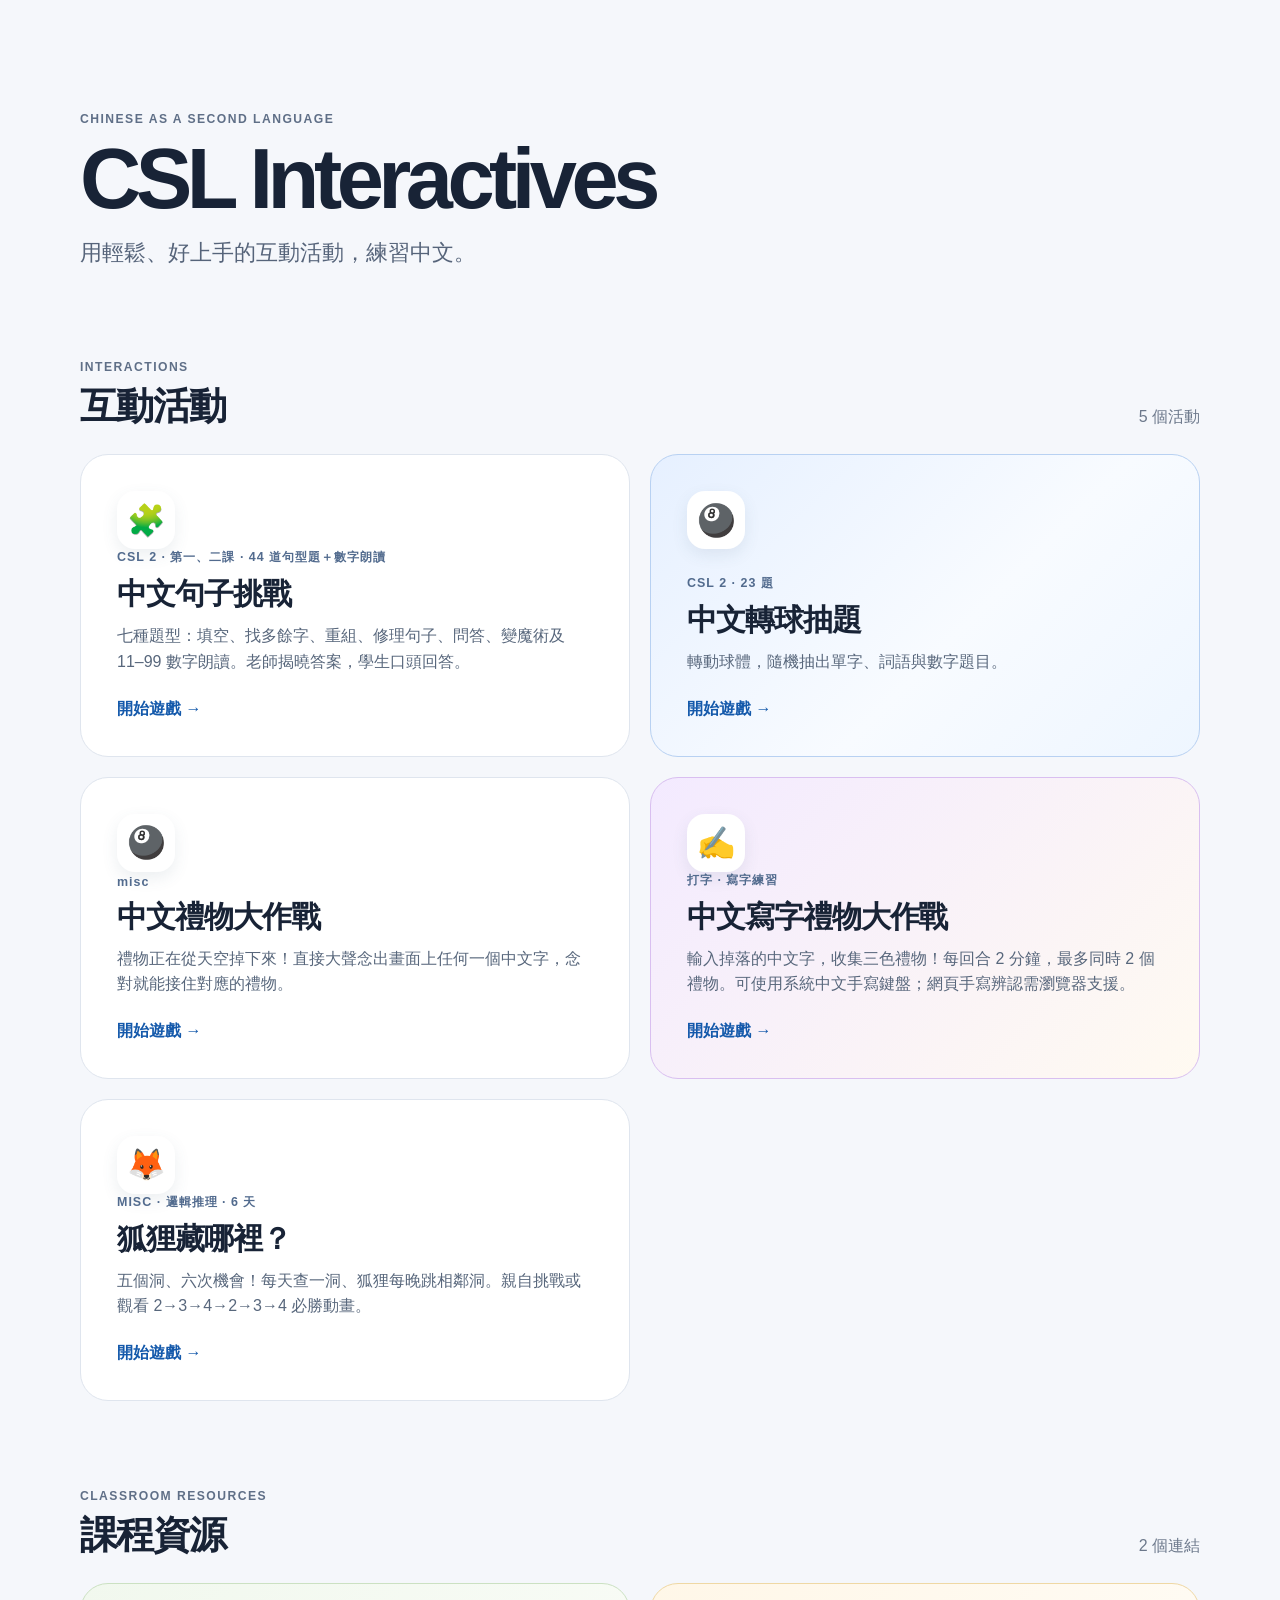
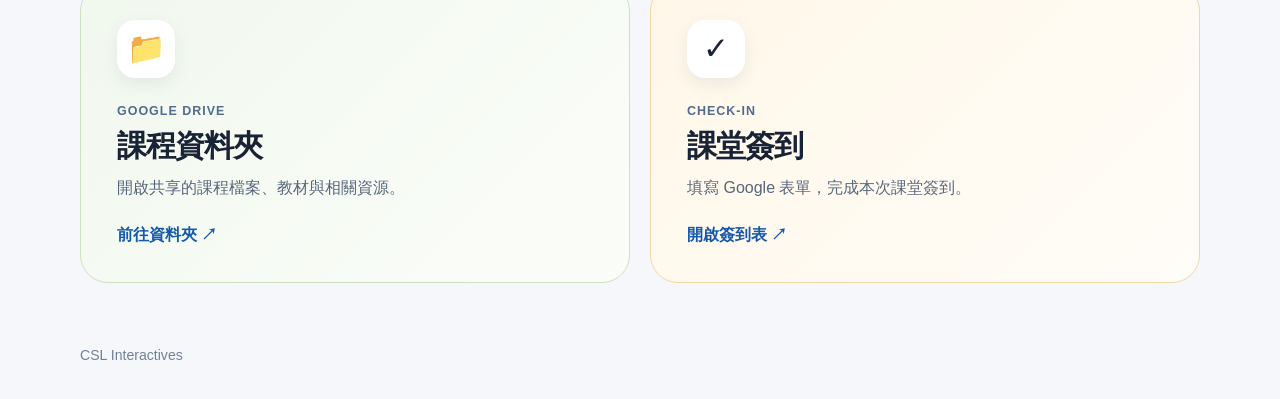
<file: index.html>
<!doctype html>
<html lang="zh-Hant">
<head>
  <meta charset="utf-8">
  <meta name="viewport" content="width=device-width, initial-scale=1">
  <meta name="description" content="CSL Interactives 中文學習互動入口">
  <title>CSL Interactives｜中文學習互動</title>
  <link rel="stylesheet" href="assets/css/portal.css">
</head>
<body>
  <main class="portal-shell">
    <header class="hero">
      <p class="eyebrow">CHINESE AS A SECOND LANGUAGE</p>
      <h1>CSL Interactives</h1>
      <p class="intro">用輕鬆、好上手的互動活動，練習中文。</p>
    </header>

    <section class="activity-group interaction-group" aria-labelledby="interactions-heading">
      <div class="section-heading">
        <div>
          <p class="eyebrow">INTERACTIONS</p>
          <h2 id="interactions-heading">互動活動</h2>
        </div>
        <p class="activity-count">5 個活動</p>
      </div>
      <div class="tile-grid">
        <a class="activity-tile sentence-tile" href="games/csl2-sentence-challenge/">
          <span class="tile-icon" aria-hidden="true">🧩</span>
          <span class="tile-content">
            <span class="tile-meta">CSL 2 · 第一、二課 · 44 道句型題＋數字朗讀</span>
            <span class="tile-title">中文句子挑戰</span>
            <span class="tile-description">七種題型：填空、找多餘字、重組、修理句子、問答、變魔術及 11–99 數字朗讀。老師揭曉答案，學生口頭回答。</span>
          </span>
          <span class="tile-link">開始遊戲 <span aria-hidden="true">→</span></span>
        </a>
        <a class="activity-tile rolling-tile" href="games/csl2-rolling/">
          <span class="tile-icon" aria-hidden="true">🎱</span>
          <span class="tile-content">
            <span class="tile-meta">CSL 2 · 23 題</span>
            <span class="tile-title">中文轉球抽題</span>
            <span class="tile-description">轉動球體，隨機抽出單字、詞語與數字題目。</span>
          </span>
          <span class="tile-link">開始遊戲 <span aria-hidden="true">→</span></span>
        </a>
        <a class="activity-tile falling-tile" href="games/misc-falling_gifts/">
          <span class="tile-icon" aria-hidden="true">🎱</span>
          <span class="tile-content">
            <span class="tile-meta">misc</span>
            <span class="tile-title">中文禮物大作戰</span>
            <span class="tile-description">禮物正在從天空掉下來！直接大聲念出畫面上任何一個中文字，念對就能接住對應的禮物。</span>
          </span>
          <span class="tile-link">開始遊戲 <span aria-hidden="true">→</span></span>
        </a>

        <a class="activity-tile writing-tile" href="games/misc-writing-gifts/">
          <span class="tile-icon" aria-hidden="true">✍️</span>
          <span class="tile-content">
            <span class="tile-meta">打字 · 寫字練習</span>
            <span class="tile-title">中文寫字禮物大作戰</span>
            <span class="tile-description">輸入掉落的中文字，收集三色禮物！每回合 2 分鐘，最多同時 2 個禮物。可使用系統中文手寫鍵盤；網頁手寫辨認需瀏覽器支援。</span>
          </span>
          <span class="tile-link">開始遊戲 <span aria-hidden="true">→</span></span>
        </a>

        <a class="activity-tile" href="games/misc-fox-hunt/">
          <span class="tile-icon" aria-hidden="true">🦊</span>
          <span class="tile-content">
            <span class="tile-meta">MISC · 邏輯推理 · 6 天</span>
            <span class="tile-title">狐狸藏哪裡？</span>
            <span class="tile-description">五個洞、六次機會！每天查一洞、狐狸每晚跳相鄰洞。親自挑戰或觀看 2→3→4→2→3→4 必勝動畫。</span>
          </span>
          <span class="tile-link">開始遊戲 <span aria-hidden="true">→</span></span>
        </a>

      </div>
    </section>

    <section class="activity-group resource-group" aria-labelledby="resources-heading">
      <div class="section-heading">
        <div>
          <p class="eyebrow">CLASSROOM RESOURCES</p>
          <h2 id="resources-heading">課程資源</h2>
        </div>
        <p class="activity-count">2 個連結</p>
      </div>
      <div class="tile-grid">
        <a class="activity-tile resource-tile drive-tile" href="https://drive.google.com/drive/u/3/folders/1jk0_O4Ln--5zy9XaDNxianDK09PnyJb7" target="_blank" rel="noopener noreferrer">
          <span class="tile-icon" aria-hidden="true">📁</span>
          <span class="tile-content">
            <span class="tile-meta">GOOGLE DRIVE</span>
            <span class="tile-title">課程資料夾</span>
            <span class="tile-description">開啟共享的課程檔案、教材與相關資源。</span>
          </span>
          <span class="tile-link">前往資料夾 <span aria-hidden="true">↗</span></span>
        </a>
        <a class="activity-tile resource-tile checkin-tile" href="https://forms.gle/RJcvAE1AWMESz9JS9" target="_blank" rel="noopener noreferrer">
          <span class="tile-icon" aria-hidden="true">✓</span>
          <span class="tile-content">
            <span class="tile-meta">CHECK-IN</span>
            <span class="tile-title">課堂簽到</span>
            <span class="tile-description">填寫 Google 表單，完成本次課堂簽到。</span>
          </span>
          <span class="tile-link">開啟簽到表 <span aria-hidden="true">↗</span></span>
        </a>
      </div>
    </section>
  </main>
  <footer>CSL Interactives</footer>
</body>
</html>
</file>
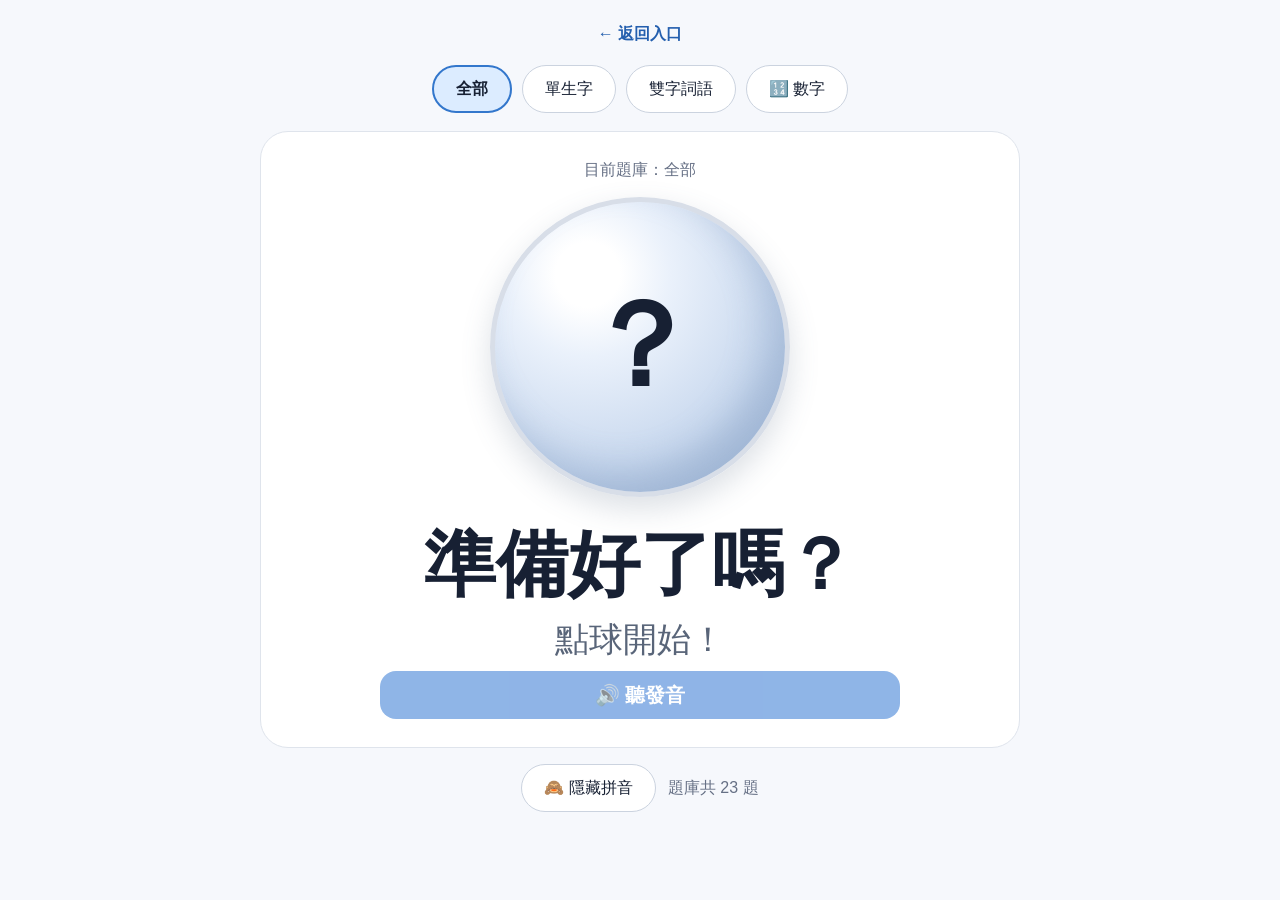
<file: games/csl2-rolling/index.html>
<!doctype html><html lang="zh-Hant"><head><meta charset="utf-8"><meta name="viewport" content="width=device-width, initial-scale=1"><meta name="description" content="CSL2 中文轉球抽題遊戲"><title>CSL2 中文轉球抽題｜CSL Interactives</title><link rel="stylesheet" href="game.css"></head><body><main><a class="back-link" href="../../">← 返回入口</a><div class="tabs" aria-label="選擇題庫"><button class="mode active" data-mode="all">全部</button><button class="mode" data-mode="single">單生字</button><button class="mode" data-mode="word">雙字詞語</button><button class="mode" data-mode="number">🔢 數字</button></div><section class="panel"><p class="small" id="label">目前題庫：全部</p><button class="ball" id="ball" aria-label="旋轉並抽題"><span id="ballText">？</span></button><div class="result" aria-live="polite"><div class="cn" id="cn">準備好了嗎？</div><div class="py" id="py">點球開始！</div></div><button id="go" disabled>🔊 聽發音</button></section><div class="bottom"><button id="toggle">🙈 隱藏拼音</button><span id="count"></span></div></main><script src="game.js"></script></body></html>
</file>
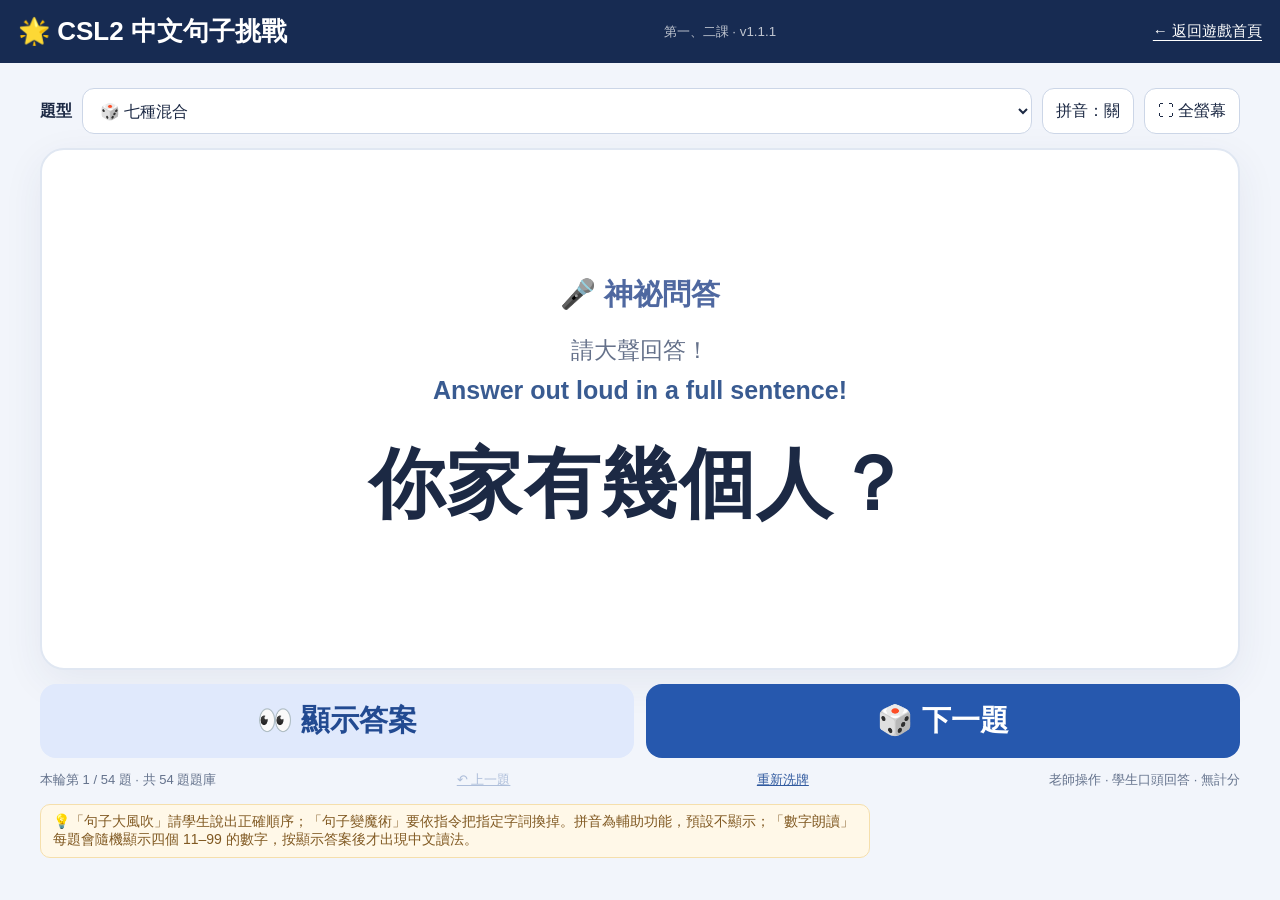
<file: games/csl2-sentence-challenge/index.html>
<!doctype html>
<html lang="zh-Hant">
<head>
<meta charset="utf-8"><meta name="viewport" content="width=device-width,initial-scale=1,viewport-fit=cover">
<meta name="theme-color" content="#172b52">
<title>CSL2 中文句子挑戰 v1.1.1</title>
<style>
:root{color-scheme:light;--navy:#172b52;--blue:#355fba;--bg:#f2f5fb;--text:#1c2944;--green:#147b55;--red:#cc4450;--gold:#eaa943}*{box-sizing:border-box}body{margin:0;background:var(--bg);font-family:-apple-system,BlinkMacSystemFont,"Noto Sans TC","PingFang TC","Microsoft JhengHei",sans-serif;color:var(--text)}button,select{font:inherit}button{cursor:pointer;touch-action:manipulation}header{background:var(--navy);color:white;padding:14px max(18px,env(safe-area-inset-left));display:flex;align-items:center;justify-content:space-between;gap:10px}header strong{font-size:clamp(18px,2.5vw,26px)}header small{opacity:.73}.shell{max-width:1250px;margin:auto;padding:clamp(12px,2vw,25px)}.toolbar{display:flex;align-items:center;gap:10px;flex-wrap:wrap;margin-bottom:14px}.toolbar label{font-weight:750}.toolbar select,.toolbar button{border:1px solid #ccd6e7;border-radius:12px;background:white;padding:11px 13px;color:var(--text);min-height:46px}.toolbar select{max-width:100%;flex:1;min-width:170px}.toolbar .chip[aria-pressed="true"]{color:white;background:var(--blue)}.spacer{flex:1}.stage{background:white;border:2px solid #e0e7f2;box-shadow:0 12px 40px #24376112;border-radius:24px;min-height:clamp(340px,58vh,600px);padding:clamp(22px,4vw,50px);display:flex;flex-direction:column;justify-content:center;align-items:center;gap:20px;text-align:center}.eyebrow{color:#4f68a0;font-weight:800;font-size:clamp(19px,2.3vw,29px)}.instruction{font-size:clamp(16px,2vw,23px);color:#65718a}.instruction-en{font-family:Arial,sans-serif;font-size:clamp(18px,2.1vw,25px);color:#395b91;font-weight:650;line-height:1.35;margin-top:-12px}.sentence{font-family:"BiauKai","DFKai-SB","KaiTi","STKaiti","Noto Serif TC",serif;font-size:clamp(36px,5.9vw,88px);line-height:1.52;font-weight:700;letter-spacing:.02em;overflow-wrap:anywhere;max-width:100%}.stage.revealed .sentence .wrong{color:var(--red);background:#ffe6e8;border-radius:.12em;padding:0 .05em}.sentence .blank{color:#cc5765}.sentence .change{color:var(--blue);text-decoration:underline;text-underline-offset:.17em}.number-grid{display:grid;grid-template-columns:repeat(2,minmax(0,1fr));gap:clamp(12px,2.5vw,26px);width:min(850px,100%)}.number-tile{background:#f2f5fb;border:2px solid #dbe5f6;border-radius:20px;padding:clamp(12px,2.8vw,30px);display:flex;flex-direction:column;align-items:center;justify-content:center;gap:8px;min-height:clamp(115px,21vh,210px)}.number-value{font-family:Arial,sans-serif;font-size:clamp(55px,9.5vw,126px);font-weight:850;line-height:1.1;font-variant-numeric:tabular-nums}.number-reading{font-size:clamp(24px,3.6vw,48px);line-height:1.35;color:var(--green);font-weight:800}.number-grid:not(.revealed) .number-reading{display:none}@media(max-width:600px){.number-grid{gap:10px}.number-tile{min-height:120px;padding:10px}.number-value{font-size:clamp(49px,13vw,77px)}.number-reading{font-size:clamp(23px,6vw,34px)}}.answer{width:100%;border-top:2px dashed #dfe7f0;padding-top:18px;display:flex;flex-direction:column;align-items:center;gap:12px}.answer .label{color:var(--green);font-weight:800;font-size:clamp(18px,2.2vw,26px)}.answer .correct{font-family:"BiauKai","DFKai-SB","KaiTi","STKaiti","Noto Serif TC",serif;color:var(--green);font-weight:750;font-size:clamp(27px,3.65vw,54px);line-height:1.4}.answer .detail{font-size:clamp(17px,2vw,25px);line-height:1.5}.pinyin{font-family:Arial,sans-serif;color:#66738d;font-size:clamp(16px,1.7vw,23px);line-height:1.6}.controls{display:grid;grid-template-columns:1fr 1fr;gap:12px;margin-top:14px}.controls button{border:0;border-radius:16px;min-height:74px;padding:12px 16px;font-weight:850;font-size:clamp(20px,2.3vw,29px)}.reveal{background:#e0e9fc;color:#224a91}.next{background:#2658ae;color:white}.controls button:active{transform:scale(.985)}.foot{display:flex;justify-content:space-between;align-items:center;gap:10px;flex-wrap:wrap;margin-top:12px;color:#64728c;font-size:13px}.foot button{background:transparent;border:0;color:#315a9f;text-decoration:underline}.foot button:disabled{opacity:.35}.hint{background:#fff8e8;color:#805922;border:1px solid #f5dfac;border-radius:10px;padding:8px 12px;max-width:830px;font-size:14px}.hidden{display:none!important}#toast{position:fixed;left:50%;bottom:18px;transform:translateX(-50%);background:#162d53;color:white;padding:9px 16px;border-radius:15px;opacity:0;transition:opacity .2s;pointer-events:none}#toast.show{opacity:1}@media(max-width:600px){header small{font-size:11px}header strong{font-size:18px}.shell{padding:10px}.toolbar{gap:7px}.toolbar label{font-size:14px}.toolbar select{min-width:125px}.toolbar button{padding:8px}.stage{min-height:52svh;border-radius:16px;padding:18px 13px;gap:16px}.sentence{font-size:clamp(39px,9vw,58px)}.controls button{min-height:65px;font-size:20px}.instruction{font-size:16px}.instruction-en{font-size:16px;margin-top:-9px}.foot{font-size:12px}}@media(prefers-reduced-motion:reduce){*{scroll-behavior:auto!important;transition:none!important}}
</style>
</head>
<body>
<header><strong>🌟 CSL2 中文句子挑戰</strong><small>第一、二課 · v1.1.1</small><a href="../../" style="color:white;font-size:15px;text-decoration:underline;text-underline-offset:4px">← 返回遊戲首頁</a></header>
<main class="shell">
 <div class="toolbar">
  <label for="mode">題型</label><select id="mode" aria-label="選擇題型"><option value="all">🎲 七種混合</option><option value="missing">消失的字</option><option value="intruder">搗蛋的字</option><option value="scramble">句子大風吹</option><option value="repair">句子修理工</option><option value="qa">神祕問答</option><option value="magic">句子變魔術</option><option value="numbers">🔢 數字朗讀</option></select>
  <button id="pinyin" class="chip" aria-pressed="false">拼音：關</button><button id="fullscreen" class="chip">⛶ 全螢幕</button>
 </div>
 <section class="stage" aria-live="polite">
  <div id="kind" class="eyebrow"></div><div id="instruction" class="instruction"></div><div id="instructionEn" class="instruction-en" lang="en"></div>
  <div id="prompt" class="sentence"></div><div id="questionPinyin" class="pinyin hidden"></div>
  <div id="answer" class="answer hidden"><div class="label">✨ 答案揭曉</div><div id="explain" class="detail"></div><div id="correct" class="correct"></div><div id="answerPinyin" class="pinyin hidden"></div></div>
 </section>
 <div class="controls"><button class="reveal" id="reveal">👀 顯示答案</button><button class="next" id="next">🎲 下一題</button></div>
 <div class="foot"><span id="progress">準備開始</span><button id="back" disabled>↶ 上一題</button><button id="reset">重新洗牌</button><span>老師操作 · 學生口頭回答 · 無計分</span></div>
 <p class="hint">💡「句子大風吹」請學生說出正確順序；「句子變魔術」要依指令把指定字詞換掉。拼音為輔助功能，預設不顯示；「數字朗讀」每題會隨機顯示四個 11–99 的數字，按顯示答案後才出現中文讀法。</p>
</main><div id="toast" role="status"></div>
<script>
'use strict';
// 以手動核對的題目為主，避免隨機挖空導致一題多解或不自然的中文。
const Q = [
// Missing: 9
['missing','你 □，我的名字叫小明。','你____，我的名字叫小明。','好','你好，我的名字叫小明。','Nǐ hǎo, wǒ de míngzi jiào Xiǎomíng.'],
['missing','我的 □□ 叫小美。','我的____叫小美。','名字','我的名字叫小美。','Wǒ de míngzi jiào Xiǎoměi.'],
['missing','你叫什麼 □□？','你叫什麼____？','名字','你叫什麼名字？','Nǐ jiào shénme míngzi?'],
['missing','你家有 □ 個人？','你家有____個人？','幾','你家有幾個人？','Nǐ jiā yǒu jǐ ge rén?'],
['missing','我家有五 □ 人。','我家有五____人。','個','我家有五個人。','Wǒ jiā yǒu wǔ ge rén.'],
['missing','我家有 □□、媽媽和我。','我家有____、媽媽和我。','爸爸','我家有爸爸、媽媽和我。','Wǒ jiā yǒu bàba, māma hé wǒ.'],
['missing','我家有爸爸、□□和我。','我家有爸爸、____和我。','媽媽','我家有爸爸、媽媽和我。','Wǒ jiā yǒu bàba, māma hé wǒ.'],
['missing','□ 叫小美。','____叫小美。','她','她叫小美。','Tā jiào Xiǎoměi.'],
['missing','你的爸爸叫什麼 □□？','你的爸爸叫什麼____？','名字','你的爸爸叫什麼名字？','Nǐ de bàba jiào shénme míngzi?'],
// Intruder: 8
['intruder','你家<span class="wrong">好</span>有幾個人？','找出多餘的字','好','你家有幾個人？','Nǐ jiā yǒu jǐ ge rén?'],
['intruder','我的<span class="wrong">家</span>名字叫小明。','找出多餘的字','家','我的名字叫小明。','Wǒ de míngzi jiào Xiǎomíng.'],
['intruder','你叫<span class="wrong">我</span>什麼名字？','找出多餘的字','我','你叫什麼名字？','Nǐ jiào shénme míngzi?'],
['intruder','我家有<span class="wrong">叫</span>五個人。','找出多餘的字','叫','我家有五個人。','Wǒ jiā yǒu wǔ ge rén.'],
['intruder','他<span class="wrong">有</span>叫小明。','找出多餘的字','有','他叫小明。','Tā jiào Xiǎomíng.'],
['intruder','你的爸爸<span class="wrong">家</span>叫什麼名字？','找出多餘的字','家','你的爸爸叫什麼名字？','Nǐ de bàba jiào shénme míngzi?'],
['intruder','我家有爸爸、媽媽<span class="wrong">名字</span>和我。','找出多餘的字','名字','我家有爸爸、媽媽和我。','Wǒ jiā yǒu bàba, māma hé wǒ.'],
['intruder','你的名字叫<span class="wrong">家</span>什麼？','找出多餘的字','家','你的名字叫什麼？','Nǐ de míngzi jiào shénme?'],
// Scramble: 7
['scramble','你 ／ 叫 ／ 什麼 ／ 名字 ／ ？','依照正確順序念出整句','—','你叫什麼名字？','Nǐ jiào shénme míngzi?'],
['scramble','有 ／ 我家 ／ 五 ／ 個人 ／ 。','依照正確順序念出整句','—','我家有五個人。','Wǒ jiā yǒu wǔ ge rén.'],
['scramble','幾個人 ／ 你家 ／ 有 ／ ？','依照正確順序念出整句','—','你家有幾個人？','Nǐ jiā yǒu jǐ ge rén?'],
['scramble','小明 ／ 我 ／ 叫 ／ 。','依照正確順序念出整句','—','我叫小明。','Wǒ jiào Xiǎomíng.'],
['scramble','名字 ／ 你的 ／ 叫 ／ 什麼 ／ ？','依照正確順序念出整句','—','你的名字叫什麼？','Nǐ de míngzi jiào shénme?'],
['scramble','我 ／ 爸爸 ／ 和 ／ 有 ／ 媽媽 ／ 我家 ／ 。','依照正確順序念出整句','—','我家有爸爸、媽媽和我。','Wǒ jiā yǒu bàba, māma hé wǒ.'],
['scramble','叫 ／ 她 ／ 小美 ／ 。','依照正確順序念出整句','—','她叫小美。','Tā jiào Xiǎoměi.'],
// Repair: 7
['repair','我家有五人個。','調整字的順序','「人」「個」順序相反','我家有五個人。','Wǒ jiā yǒu wǔ ge rén.'],
['repair','你名字叫什麼的？','把字放回正確位置','「的」應該放在「你」後面','你的名字叫什麼？','Nǐ de míngzi jiào shénme?'],
['repair','你叫名字什麼？','把字放回正確位置','「名字」「什麼」順序相反','你叫什麼名字？','Nǐ jiào shénme míngzi?'],
['repair','我名字叫的安安。','把字放回正確位置','「的」應該放在「我」後面','我的名字叫安安。','Wǒ de míngzi jiào Ān’ān.'],
['repair','你家有個幾人？','把字放回正確位置','「幾」「個」順序相反','你家有幾個人？','Nǐ jiā yǒu jǐ ge rén?'],
['repair','他小明叫。','把字放回正確位置','「叫」應該放在名字前面','他叫小明。','Tā jiào Xiǎomíng.'],
['repair','我的爸爸名字叫什麼？','把字放回正確位置','把「名字」放到句尾','我的爸爸叫什麼名字？','Wǒ de bàba jiào shénme míngzi?'],
// Q&A: 6
['qa','你叫什麼名字？','請用完整句子回答','例：我叫小明。','答案依學生自己的名字而定',''],
['qa','你的名字叫什麼？','請用完整句子回答','例：我的名字叫小美。','答案依學生自己的名字而定',''],
['qa','你家有幾個人？','請用完整句子回答','例：我家有五個人。','答案依學生的家庭而定',''],
['qa','你的爸爸叫什麼名字？','請用完整句子回答','例：我的爸爸叫……','答案依學生的家庭而定',''],
['qa','你家有誰？','試著說出家人','例：我家有爸爸、媽媽和我。','答案依學生的家庭而定',''],
['qa','你有哥哥、姊姊、弟弟或妹妹嗎？','請試著回答','例：我有一個妹妹。／我沒有。','答案依學生的家庭而定',''],
// Magic: 7
['magic','我家有<span class="change">三</span>個人。','把「三」換成「五」','三 → 五','我家有五個人。','Wǒ jiā yǒu wǔ ge rén.'],
['magic','我叫<span class="change">小明</span>。','把「小明」換成「小美」','小明 → 小美','我叫小美。','Wǒ jiào Xiǎoměi.'],
['magic','<span class="change">他</span>叫小明。','把「他」換成「她」','他 → 她','她叫小明。','Tā jiào Xiǎomíng.'],
['magic','我家有<span class="change">五</span>個人。','把「五」換成「三」','五 → 三','我家有三個人。','Wǒ jiā yǒu sān ge rén.'],
['magic','我的<span class="change">媽媽</span>叫小美。','把「媽媽」換成「姊姊」','媽媽 → 姊姊','我的姊姊叫小美。','Wǒ de jiějie jiào Xiǎoměi.'],
['magic','<span class="change">你</span>叫什麼名字？','把「你」換成「他」','你 → 他','他叫什麼名字？','Tā jiào shénme míngzi?'],
['magic','我家有爸爸、<span class="change">媽媽</span>和我。','把「媽媽」換成「哥哥」','媽媽 → 哥哥','我家有爸爸、哥哥和我。','Wǒ jiā yǒu bàba, gēge hé wǒ.']
];
// 數字朗讀使用 10 個動態題位：混合模式能定期抽到，單獨模式可持續練習。
for(let i=0;i<10;i++)Q.push(['numbers']);
const digitWords=['零','一','二','三','四','五','六','七','八','九'];
function numberToChinese(n){if(!Number.isInteger(n)||n<11||n>99)throw Error('數字超出題庫範圍');const tens=Math.floor(n/10),ones=n%10;return (tens===1?'十':digitWords[tens]+'十')+(ones?digitWords[ones]:'')}
function newNumberRound(){const nums=new Set();while(nums.size<4)nums.add(11+Math.floor(Math.random()*89));return [...nums]}
const TITLES={missing:'🧩 消失的字',intruder:'🕵️ 抓出搗蛋鬼',scramble:'🌪️ 句子大風吹',repair:'🔧 句子修理工',qa:'🎤 神祕問答',magic:'✨ 句子變魔術',numbers:'🔢 數字朗讀'};
const INSTR={missing:'缺少哪一個字？',intruder:'找出多餘的字，然後念出正確句子！',scramble:'這些字詞要怎麼排？',repair:'哪個地方放錯了？',qa:'請大聲回答！',magic:'念出變化後的句子！',numbers:'請依序用中文念出這四個數字！'};
const INSTR_EN={missing:'Find the missing character!',intruder:'Find the extra character and say the correct sentence!',scramble:'Put the words in the right order!',repair:'Fix the word order!',qa:'Answer out loud in a full sentence!',magic:'Change the highlighted word and say the new sentence!',numbers:'Read all four numbers aloud in Mandarin!'};
const $=id=>document.getElementById(id);let deck=[],history=[],numberRounds=[],cursor=-1,show=false,pinyin=false;
function shuffle(a){for(let i=a.length-1;i>0;i--){let j=Math.floor(Math.random()*(i+1));[a[i],a[j]]=[a[j],a[i]]}return a}
function makeDeck(){const mode=$('mode').value;deck=shuffle(Q.map((q,i)=>i).filter(i=>mode==='all'||Q[i][0]===mode));history=[];numberRounds=[];cursor=-1;next()}
function render(){let q=Q[history[cursor]],type=q[0];if(type==='numbers'){const nums=numberRounds[cursor];if(!nums||nums.length!==4)throw Error('數字題目未初始化');$('kind').textContent=TITLES[type];$('instruction').textContent=INSTR[type];$('instructionEn').textContent=INSTR_EN[type];$('prompt').innerHTML='<div class="number-grid'+(show?' revealed':'')+'">'+nums.map(n=>'<div class="number-tile"><span class="number-value">'+n+'</span><span class="number-reading">'+numberToChinese(n)+'</span></div>').join('')+'</div>';$('questionPinyin').classList.add('hidden');$('answer').classList.add('hidden');document.querySelector('.stage').classList.toggle('revealed',show);$('reveal').textContent=show?'🙈 隱藏答案':'👀 顯示答案';$('progress').textContent=`本輪第 ${cursor+1} / ${deck.length} 題 · 六種句型題＋數字朗讀`;$('back').disabled=cursor<=0;return}$('kind').textContent=TITLES[type];$('instruction').textContent=INSTR[type];$('instructionEn').textContent=INSTR_EN[type];$('prompt').innerHTML=q[1];$('questionPinyin').classList.add('hidden');$('answer').classList.toggle('hidden',!show);document.querySelector('.stage').classList.toggle('revealed',show);$('explain').textContent=(type==='missing'||type==='intruder')?'關鍵字：'+q[3]:q[3]==='—'?'正確句子：':q[3];$('correct').textContent=q[4];$('answerPinyin').textContent=q[5];$('answerPinyin').classList.toggle('hidden',!pinyin||!show||!q[5]);$('reveal').textContent=show?'🙈 隱藏答案':'👀 顯示答案';$('progress').textContent=`本輪第 ${cursor+1} / ${deck.length} 題 · 共 ${Q.length} 題題庫`; $('back').disabled=cursor<=0}
function next(){if(cursor<history.length-1){cursor++;show=false;render();return}if(history.length>=deck.length){let old=history[cursor];deck=shuffle(deck);if(deck.length>1&&deck[0]===old){[deck[0],deck[1]]=[deck[1],deck[0]]}history=[];numberRounds=[];cursor=-1;notify('已完成本輪，開始新一輪！')}const questionIndex=deck[history.length];history.push(questionIndex);numberRounds.push(Q[questionIndex][0]==='numbers'?newNumberRound():null);cursor++;show=false;render()}
function notify(msg){let el=$('toast');el.textContent=msg;el.classList.add('show');clearTimeout(notify.t);notify.t=setTimeout(()=>el.classList.remove('show'),1800)}
$('mode').addEventListener('change',makeDeck);$('next').addEventListener('click',next);$('reveal').addEventListener('click',()=>{show=!show;render()});$('back').addEventListener('click',()=>{if(cursor>0){cursor--;show=false;render()}});$('reset').addEventListener('click',()=>{makeDeck();notify('題目已重新洗牌')});$('pinyin').addEventListener('click',()=>{pinyin=!pinyin;$('pinyin').setAttribute('aria-pressed',String(pinyin));$('pinyin').textContent='拼音：'+(pinyin?'開':'關');render()});$('fullscreen').addEventListener('click',async()=>{try{if(document.fullscreenElement){await document.exitFullscreen()}else if(document.documentElement.requestFullscreen){await document.documentElement.requestFullscreen()}else{notify('iPhone Safari 不支援此全螢幕功能，可使用加入主畫面')}}catch{notify('目前瀏覽器無法進入全螢幕')}});
window.addEventListener('keydown',e=>{if(e.target.tagName==='SELECT')return;if(e.code==='Space'){e.preventDefault();show=!show;render()}if(e.code==='ArrowRight')next();if(e.code==='ArrowLeft'&&cursor>0){cursor--;show=false;render()}});
makeDeck();
</script></body></html>
</file>
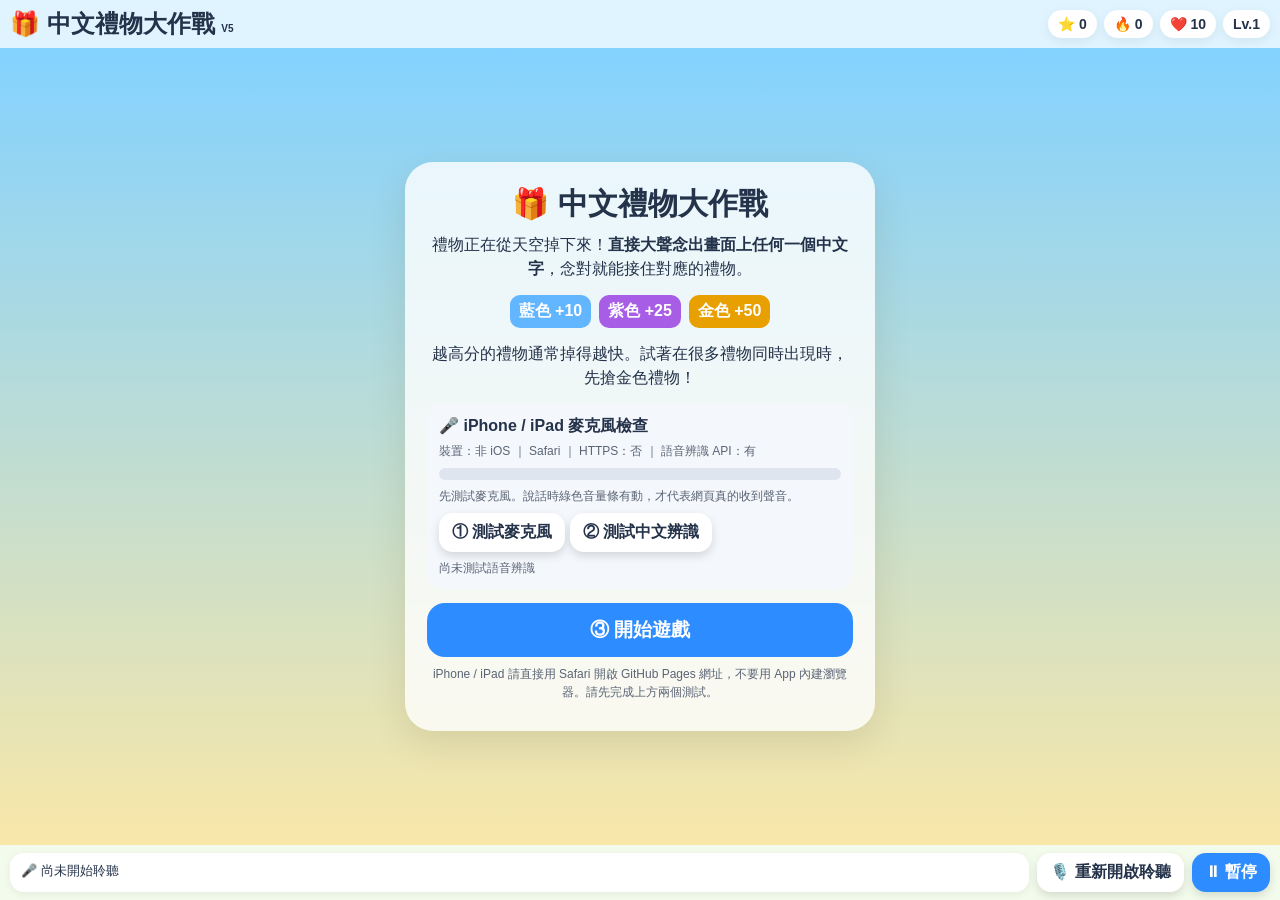
<file: games/misc-falling_gifts/index.html>
<!doctype html>
<html lang="zh-Hant">
<head>
<meta charset="utf-8">
<meta name="viewport" content="width=device-width,initial-scale=1,viewport-fit=cover,user-scalable=no">
<meta name="theme-color" content="#fff4d8">
<title>中文禮物大作戰 V5</title>
<style>
:root{--ink:#24324a;--paper:#fffaf0;--panel:#ffffffd9;--shadow:0 12px 35px #57431e22}
*{box-sizing:border-box;-webkit-tap-highlight-color:transparent}
html,body{margin:0;height:100%;overflow:hidden;font-family:-apple-system,BlinkMacSystemFont,"PingFang TC","Noto Sans TC","Microsoft JhengHei",sans-serif;color:var(--ink);background:linear-gradient(#8ed7ff 0 62%,#c7f0a5 62%)}
button,select{font:inherit}
#app{height:100dvh;display:grid;grid-template-rows:auto 1fr auto}
header{display:flex;gap:8px;align-items:center;padding:max(8px,env(safe-area-inset-top)) 10px 8px;background:#ffffffb8;backdrop-filter:blur(8px);z-index:5}
.brand{font-weight:900;font-size:clamp(17px,4vw,24px);white-space:nowrap}.stats{display:flex;gap:7px;margin-left:auto;flex-wrap:wrap;justify-content:flex-end}
.pill{background:#fff;border-radius:999px;padding:6px 10px;font-weight:800;box-shadow:0 3px 12px #0001;font-size:14px}
#game{position:relative;overflow:hidden;touch-action:manipulation}
.cloud{position:absolute;background:#fff9;border-radius:999px;width:100px;height:30px;filter:blur(.2px)}
.cloud:before,.cloud:after{content:"";position:absolute;background:inherit;border-radius:50%;width:45px;height:45px;top:-18px}.cloud:before{left:15px}.cloud:after{right:12px}
.gift{position:absolute;width:88px;height:82px;transform:translate(-50%,-50%);border:0;background:none;padding:0;cursor:pointer;filter:drop-shadow(0 7px 5px #0003)}
.gift .box{position:absolute;left:7px;right:7px;bottom:4px;height:56px;border-radius:8px;border:4px solid #fff8;display:flex;align-items:center;justify-content:center}
.gift .lid{position:absolute;left:2px;right:2px;top:14px;height:18px;border-radius:7px;border:3px solid #fff8}
.gift .ribbon{position:absolute;width:14px;height:58px;left:37px;bottom:4px;background:#fff8}
.gift .bow:before,.gift .bow:after{content:"";position:absolute;top:2px;width:27px;height:22px;border:7px solid #fff8;border-radius:50% 50% 35% 50%}
.gift .bow:before{left:14px;transform:rotate(20deg)}.gift .bow:after{right:14px;transform:scaleX(-1) rotate(20deg)}
.gift .char{position:absolute;inset:28px 7px 4px;display:flex;align-items:center;justify-content:center;font-size:32px;font-weight:900;color:#172033;text-shadow:0 1px #fff;z-index:3}
.gift .points{position:absolute;right:-2px;top:4px;background:#172033;color:white;border-radius:999px;padding:2px 6px;font-size:11px;font-weight:900;z-index:4}
.gift.common .box,.gift.common .lid{background:#62b5ff}.gift.rare .box,.gift.rare .lid{background:#bd7cff}.gift.epic .box,.gift.epic .lid{background:#ffbd2e}
.gift.selected{filter:drop-shadow(0 0 10px #fff) drop-shadow(0 0 14px #ffea00);transform:translate(-50%,-50%) scale(1.12)}
.gift.pop{animation:pop .3s forwards}@keyframes pop{to{transform:translate(-50%,-50%) scale(1.7) rotate(15deg);opacity:0}}
#target{position:absolute;left:50%;top:10px;transform:translateX(-50%);z-index:4;background:#172033dd;color:white;border-radius:18px;padding:8px 14px;text-align:center;box-shadow:var(--shadow);min-width:170px}
#target b{font-size:26px}.hint{font-size:12px;opacity:.85}
#message{pointer-events:none;position:absolute;left:50%;top:48%;transform:translate(-50%,-50%);z-index:7;background:#fff;border-radius:22px;padding:18px 20px;text-align:center;box-shadow:var(--shadow);max-width:min(90%,420px);display:none}
#message.show{display:block}
footer{padding:8px 10px max(8px,env(safe-area-inset-bottom));display:grid;grid-template-columns:1fr auto auto;gap:8px;background:#ffffffc9;backdrop-filter:blur(8px);z-index:5}
#heard{min-width:0;background:#fff;border-radius:14px;padding:9px 11px;font-size:13px;white-space:nowrap;overflow:hidden;text-overflow:ellipsis;box-shadow:0 2px 10px #0001}
.action{border:0;border-radius:14px;padding:9px 13px;font-weight:900;box-shadow:0 4px 10px #0002;background:white;color:var(--ink)}
#mic.listening{background:#ff5d6c;color:white;animation:pulse 1s infinite}@keyframes pulse{50%{transform:scale(1.05)}}
#start{background:#2d8cff;color:#fff}
.overlay{position:absolute;inset:0;z-index:10;background:linear-gradient(#83d2ff,#f9e7a8);display:flex;align-items:center;justify-content:center;padding:18px}
.card{background:#fffc;border-radius:28px;padding:22px;box-shadow:var(--shadow);max-width:470px;width:100%;text-align:center}
.card h1{margin:0 0 8px;font-size:30px}.card p{line-height:1.5;margin:8px 0}.legend{display:flex;justify-content:center;gap:8px;margin:14px 0;flex-wrap:wrap}.legend span{padding:6px 9px;border-radius:10px;color:white;font-weight:800}.blue{background:#62b5ff}.purple{background:#a85de7}.gold{background:#e8a000}
.big{width:100%;border:0;border-radius:18px;padding:14px;background:#2d8cff;color:#fff;font-weight:900;font-size:19px}
.small{font-size:12px;color:#5a6475}.danger{color:#b3261e}
@media (max-width:600px){.gift{width:76px;height:72px}.gift .box{height:50px}.gift .char{font-size:28px}.brand{max-width:115px;white-space:normal;line-height:1}.pill{padding:5px 8px;font-size:12px}}
</style>
</head>
<body>
<div id="app">
<header><div class="brand">🎁 中文禮物大作戰 <small style="font-size:10px">V5</small></div><div class="stats"><div class="pill">⭐ <span id="score">0</span></div><div class="pill">🔥 <span id="combo">0</span></div><div class="pill">❤️ <span id="lives">10</span></div><div class="pill">Lv.<span id="level">1</span></div></div></header>
<main id="game">
<div class="cloud" style="left:8%;top:13%"></div><div class="cloud" style="right:5%;top:28%;transform:scale(.7)"></div>
<div id="target"><div class="hint">直接念字・同音同調也算正確</div><b id="targetChar">🎤 持續聆聽中</b></div>
<div id="message"></div>
<div class="overlay" id="intro"><div class="card">
<h1>🎁 中文禮物大作戰</h1>
<p>禮物正在從天空掉下來！<b>直接大聲念出畫面上任何一個中文字</b>，念對就能接住對應的禮物。</p>
<div class="legend"><span class="blue">藍色 +10</span><span class="purple">紫色 +25</span><span class="gold">金色 +50</span></div>
<p>越高分的禮物通常掉得越快。試著在很多禮物同時出現時，先搶金色禮物！</p>
<div id="micCheck" style="margin:14px 0;text-align:left;background:#f4f7fb;border-radius:16px;padding:12px">
<b>🎤 iPhone / iPad 麥克風檢查</b>
<div id="envStatus" class="small" style="margin-top:6px">正在檢查瀏覽器…</div>
<div style="height:12px;background:#dfe5ee;border-radius:999px;overflow:hidden;margin:8px 0"><div id="micLevel" style="height:100%;width:0%;background:#35a853;transition:width .08s"></div></div>
<div id="micStatus" class="small">先測試麥克風。說話時綠色音量條有動，才代表網頁真的收到聲音。</div>
<button class="action" id="testMic" style="margin-top:8px">① 測試麥克風</button>
<button class="action" id="testSpeech" style="margin-top:8px">② 測試中文辨識</button>
<div id="speechTestResult" class="small" style="margin-top:8px">尚未測試語音辨識</div>
</div>
<button class="big" id="permissionStart">③ 開始遊戲</button>
<p class="small" id="supportNote">iPhone / iPad 請直接用 Safari 開啟 GitHub Pages 網址，不要用 App 內建瀏覽器。請先完成上方兩個測試。</p>
</div></div>
</main>
<footer><div id="heard">🎤 尚未開始聆聽</div><button class="action" id="mic">🎙️ 重新開啟聆聽</button><button class="action" id="start">⏸ 暫停</button></footer>
</div>
<script>
// DEMO WORD BANK.
// 請將你合法取得的「康軒國語 1–3 年級」與「美洲華語二年級」生字表貼入對應陣列。
// 遊戲邏輯已支援任意字庫；目前示範字只用常見基礎漢字，不宣稱等同任何課本完整字表。
const WORD_BANK = {
  "基礎示範": [..."一二三四五六七八九十人大小上下中日月山水火木土天你我他她好名字家爸爸媽媽哥哥姊姊弟弟妹妹朋友同學老師男女生們個有幾什麼的是叫喜歡想要來去看說吃喝手口耳目心花草雨風雲星學校書車門"],
  "自訂追加": []
};
let words=[...new Set(Object.values(WORD_BANK).flat())];
const PRONUNCIATION={
"一":["yī"],"二":["èr"],"三":["sān"],"四":["sì"],"五":["wǔ"],"六":["liù"],"七":["qī"],"八":["bā"],"九":["jiǔ"],"十":["shí"],
"人":["rén"],"大":["dà"],"小":["xiǎo"],"上":["shàng"],"下":["xià"],"中":["zhōng"],"日":["rì"],"月":["yuè"],"山":["shān"],"水":["shuǐ"],"火":["huǒ"],"木":["mù"],"土":["tǔ"],"天":["tiān"],
"你":["nǐ"],"我":["wǒ"],"他":["tā"],"她":["tā"],"好":["hǎo"],"名":["míng"],"字":["zì"],"家":["jiā"],"爸":["bà"],"媽":["mā"],"哥":["gē"],"姊":["zǐ"],"弟":["dì"],"妹":["mèi"],
"朋":["péng"],"友":["yǒu"],"同":["tóng"],"學":["xué"],"老":["lǎo"],"師":["shī"],"男":["nán"],"女":["nǚ"],"生":["shēng"],"們":["men"],"個":["ge"],"有":["yǒu"],"幾":["jǐ"],"什":["shén"],"麼":["me"],"的":["de"],"是":["shì"],"叫":["jiào"],
"喜":["xǐ"],"歡":["huān"],"想":["xiǎng"],"要":["yào"],"來":["lái"],"去":["qù"],"看":["kàn"],"說":["shuō"],"吃":["chī"],"喝":["hē"],"手":["shǒu"],"口":["kǒu"],"耳":["ěr"],"目":["mù"],"心":["xīn"],"花":["huā"],"草":["cǎo"],"雨":["yǔ"],"風":["fēng"],"雲":["yún"],"星":["xīng"],"校":["xiào"],"書":["shū"],"車":["chē"],"門":["mén"],
"久":["jiǔ"],"酒":["jiǔ"],"玖":["jiǔ"],"再":["zài"],"在":["zài"],"事":["shì"],"市":["shì"],"室":["shì"],"試":["shì"],"得":["de","dé","děi"],"地":["de","dì"],"仁":["rén"],
"長":["cháng","zhǎng"],"行":["xíng","háng"],"樂":["lè","yuè"],"還":["hái","huán"]
};
function readingsOfText(text){
 const out=[]; for(const ch of [...normalize(text)]) if(PRONUNCIATION[ch]) out.push(...PRONUNCIATION[ch]);
 return [...new Set(out)];
}
function samePronunciation(text,target){
 const a=readingsOfText(text),b=PRONUNCIATION[target]||[];
 return a.some(x=>b.includes(x));
}

const game=document.querySelector("#game"), intro=document.querySelector("#intro"), heard=document.querySelector("#heard"),
scoreEl=document.querySelector("#score"), comboEl=document.querySelector("#combo"), livesEl=document.querySelector("#lives"), levelEl=document.querySelector("#level"),
targetChar=document.querySelector("#targetChar"), micBtn=document.querySelector("#mic"), pauseBtn=document.querySelector("#start"), msg=document.querySelector("#message");

let score=0,combo=0,lives=10,level=1,running=false,last=0,spawnClock=0,gifts=[],recognizing=false;
const SR=window.SpeechRecognition||window.webkitSpeechRecognition;
let recognition=null;
let speechWanted=false;

function normalize(s){return (s||"").replace(/[，。！？,.!?\s]/g,"").replace(/妳/g,"你");}

function setupSpeech(){
 if(!SR){
   heard.innerHTML="⚠️ 此瀏覽器沒有提供 SpeechRecognition；目前無法使用免點擊喊字模式。";
   micBtn.disabled=true;
   return;
 }
 recognition=new SR();
 recognition.lang="zh-TW";
 recognition.interimResults=true;
 recognition.continuous=false;
 recognition.maxAlternatives=8;

 recognition.onstart=()=>{
   recognizing=true;
   micBtn.classList.add("listening");
   heard.textContent="🎤 正在聽…直接念畫面上的字";
 };

 recognition.onaudiostart=()=>{heard.textContent="🔊 音訊已進入辨識器…";};
 recognition.onsoundstart=()=>{heard.textContent="🔊 聽到聲音…";};
 recognition.onspeechstart=()=>{heard.textContent="🗣️ 聽到人聲，辨識中…";};
 recognition.onresult=e=>{
   const hypotheses=[];
   for(let i=e.resultIndex;i<e.results.length;i++){
     for(let j=0;j<e.results[i].length;j++){
       const t=normalize(e.results[i][j].transcript); if(t) hypotheses.push(t);
     }
   }
   if(!hypotheses.length)return;
   heard.textContent="👂 "+hypotheses.join(" / ");
   const sorted=[...gifts].sort((a,b)=>b.pts-a.pts||b.y-a.y);
   let matched=null;
   // 1. Exact character first.
   exact: for(const g of sorted)for(const t of hypotheses)if(t.includes(g.char)){matched=g;break exact;}
   // 2. Otherwise accept same pronunciation WITH the same tone.
   if(!matched) homophone: for(const g of sorted)for(const t of hypotheses)if(samePronunciation(t,g.char)){matched=g;break homophone;}
   if(matched)catchGift(matched);
 };
 recognition.onerror=e=>{
   if(e.error!=="no-speech" && e.error!=="aborted"){
     heard.textContent="⚠️ 語音辨識："+e.error;
   }
 };

 recognition.onend=()=>{
   recognizing=false;
   micBtn.classList.remove("listening");
   if(speechWanted && running){
     setTimeout(()=>startListening(),180);
   }
 };
}

async function requestMic(){
 try{
   if(navigator.mediaDevices?.getUserMedia){
     const s=await navigator.mediaDevices.getUserMedia({audio:true});
     s.getTracks().forEach(t=>t.stop());
   }
   return true;
 }catch(e){
   heard.textContent="⚠️ 麥克風未允許："+e.message;
   return false;
 }
}

function startListening(){
 if(!SR || !recognition || recognizing || !speechWanted || !running) return;
 try{
   recognition.start();
 }catch(e){
   setTimeout(()=>{ if(speechWanted && running && !recognizing) startListening(); },300);
 }
}

function stopListening(){
 speechWanted=false;
 if(recognizing && recognition){
   try{recognition.abort()}catch(e){}
 }
}

function flash(t,type="ok"){
 msg.textContent=t;
 msg.className="show";
 setTimeout(()=>msg.className="",700);
}

function spawn(){
 const roll=Math.random(); let type=roll>.88?"epic":roll>.60?"rare":"common";
 const pts=type==="epic"?50:type==="rare"?25:10;
 const char=words[Math.floor(Math.random()*words.length)];
 const el=document.createElement("div"); el.className="gift "+type; el.setAttribute("aria-label",char+"，"+pts+"分");
 el.innerHTML=`<span class="bow"></span><span class="lid"></span><span class="box"></span><span class="ribbon"></span><span class="char">${char}</span><span class="points">+${pts}</span>`;
 const rect=game.getBoundingClientRect();
 const laneCount=rect.width<520?4:6, laneW=rect.width/laneCount;
 const free=[...Array(laneCount).keys()].filter(l=>!gifts.some(g=>g.lane===l&&g.y<155));
 const pool=free.length?free:[...Array(laneCount).keys()];
 const lane=pool[Math.floor(Math.random()*pool.length)];
 const x=Math.max(42,Math.min(rect.width-42,(lane+.5)*laneW+(Math.random()-.5)*Math.min(14,laneW*.15)));
 const g={el,char,pts,type,lane,x,y:-55,speed:(type==="epic"?34:type==="rare"?30:26)*(1+(level-1)*.045)};
 el.style.left=x+"px"; el.style.top=g.y+"px"; game.appendChild(el); gifts.push(g);
}

function catchGift(g){
 if(!gifts.includes(g))return;
 score+=g.pts+Math.min(combo*2,20);
 combo++;
 scoreEl.textContent=score;
 comboEl.textContent=combo;

 // Remove immediately from game state and visually disappear at once.
 gifts=gifts.filter(x=>x!==g);
 g.el.style.transition="opacity .10s ease, transform .10s ease";
 g.el.style.opacity="0";
 g.el.style.transform="translate(-50%,-50%) scale(.72)";
 setTimeout(()=>g.el.remove(),110);

 if(score>=level*250){
   level++;
   levelEl.textContent=level;
 }
}

function miss(g){
 g.el.remove();
 gifts=gifts.filter(x=>x!==g);
 lives--;
 combo=0;
 livesEl.textContent=lives;
 comboEl.textContent=0;
 if(lives<=0)endGame();
}

function endGame(){
 running=false;
 stopListening();
 flash("遊戲結束！得到 "+score+" 分 🎉");
 setTimeout(()=>{
   lives=10;score=0;combo=0;level=1;
   [livesEl,scoreEl,comboEl,levelEl].forEach((e,i)=>e.textContent=[10,0,0,1][i]);
   gifts.forEach(g=>g.el.remove());
   gifts=[];
   intro.style.display="flex";
 },1200);
}

function loop(t){
 if(running){
   const dt=Math.min((t-last)/1000,.05);
   spawnClock+=dt;
   const interval=Math.max(1.35,2.75-level*.07);
   if(spawnClock>interval){spawn();spawnClock=0}
   const h=game.clientHeight;
   [...gifts].forEach(g=>{
     g.y+=g.speed*dt;
     g.el.style.top=g.y+"px";
     if(g.y>h+50)miss(g);
   });
 }
 last=t;
 requestAnimationFrame(loop);
}

// Mobile diagnostics: distinguish "permission granted" from "audio actually arrives"
// and from "speech service returns a transcript".
const envStatus=document.querySelector("#envStatus"), micStatus=document.querySelector("#micStatus"),
micLevel=document.querySelector("#micLevel"), speechTestResult=document.querySelector("#speechTestResult"),
testMicBtn=document.querySelector("#testMic"), testSpeechBtn=document.querySelector("#testSpeech");
let testStream=null,audioCtx=null,meterRAF=null;
const isiOS=/iPad|iPhone|iPod/.test(navigator.userAgent)||(navigator.platform==="MacIntel"&&navigator.maxTouchPoints>1);
const isSafari=/Safari/.test(navigator.userAgent)&&!/CriOS|FxiOS|EdgiOS/.test(navigator.userAgent);
envStatus.textContent=`裝置：${isiOS?"iPhone/iPad":"非 iOS"} ｜ ${isSafari?"Safari":"其他瀏覽器"} ｜ HTTPS：${location.protocol==="https:"?"是":"否"} ｜ 語音辨識 API：${SR?"有":"沒有"}`;

async function stopMicMeter(){
 if(meterRAF)cancelAnimationFrame(meterRAF); meterRAF=null;
 if(testStream){testStream.getTracks().forEach(t=>t.stop());testStream=null;}
 if(audioCtx){try{await audioCtx.close()}catch(e){}audioCtx=null;}
 micLevel.style.width="0%";
}
testMicBtn.onclick=async()=>{
 await stopMicMeter();
 try{
  testStream=await navigator.mediaDevices.getUserMedia({audio:true});
  const AC=window.AudioContext||window.webkitAudioContext; audioCtx=new AC(); await audioCtx.resume();
  const src=audioCtx.createMediaStreamSource(testStream),an=audioCtx.createAnalyser();an.fftSize=512;src.connect(an);
  const data=new Uint8Array(an.fftSize);let peak=0;
  const draw=()=>{an.getByteTimeDomainData(data);let sum=0;for(const v of data){const x=(v-128)/128;sum+=x*x}
   const pct=Math.min(100,Math.max(2,Math.sqrt(sum/data.length)*430));peak=Math.max(peak,pct);micLevel.style.width=pct+"%";
   micStatus.textContent=peak>12?"✅ 網頁確實收到麥克風聲音。下一步測試中文辨識。":"🎤 已開啟。請說話，看綠色音量條是否明顯移動。";
   meterRAF=requestAnimationFrame(draw);};draw();
 }catch(e){micStatus.textContent="❌ 麥克風失敗："+e.name+" — "+e.message;}
};
testSpeechBtn.onclick=async()=>{
 await stopMicMeter();
 if(!SR){speechTestResult.textContent="❌ 這個瀏覽器沒有 SpeechRecognition API。";return;}
 speechTestResult.textContent="🎤 請清楚說「你好」…";
 const r=new SR();r.lang="zh-TW";r.interimResults=true;r.continuous=false;r.maxAlternatives=5;
 let sound=false,speech=false,done=false;
 const timer=setTimeout(()=>{if(!done){done=true;try{r.abort()}catch(e){}speechTestResult.textContent=sound?"⚠️ 有收到聲音，但語音服務沒有回傳文字。":"⚠️ 辨識器啟動了，但沒有偵測到聲音。";}},7000);
 r.onaudiostart=()=>{sound=true;speechTestResult.textContent="🔊 辨識器收到音訊，請說「你好」…"};
 r.onsoundstart=()=>{sound=true;speechTestResult.textContent="🔊 偵測到聲音…"};
 r.onspeechstart=()=>{speech=true;speechTestResult.textContent="🗣️ 偵測到人聲，正在辨識…"};
 r.onresult=e=>{done=true;clearTimeout(timer);let out=[];for(let i=e.resultIndex;i<e.results.length;i++)for(let j=0;j<e.results[i].length;j++)out.push(e.results[i][j].transcript);speechTestResult.textContent="✅ 中文辨識成功："+out.join(" / ");try{r.stop()}catch(e){}};
 r.onerror=e=>{done=true;clearTimeout(timer);speechTestResult.textContent="❌ 辨識錯誤："+e.error+(e.message?" — "+e.message:"")};
 r.onend=()=>{if(!done){done=true;clearTimeout(timer);speechTestResult.textContent=`⚠️ 辨識結束但沒有文字（聲音：${sound?"有":"無"}；人聲：${speech?"有":"無"}）`;}};
 try{r.start()}catch(e){done=true;clearTimeout(timer);speechTestResult.textContent="❌ 無法啟動辨識："+e.message;}
};

document.querySelector("#permissionStart").onclick=async()=>{
  await stopMicMeter();
  const ok=await requestMic();
  intro.style.display="none";
  running=true;
  speechWanted=ok;
  last=performance.now();
  if(!recognition)setupSpeech();
  if(ok) setTimeout(startListening,150);
};
micBtn.onclick=async()=>{
  if(!speechWanted){
    const ok=await requestMic();
    speechWanted=ok;
  }
  if(running) startListening();
};
pauseBtn.onclick=()=>{
  running=!running;
  pauseBtn.textContent=running?"⏸ 暫停":"▶️ 繼續";
  if(running){
    speechWanted=true;
    startListening();
  }else{
    if(recognizing && recognition){try{recognition.abort()}catch(e){}}
  }
};
setupSpeech();requestAnimationFrame(loop);
</script>
</body></html>
</file>
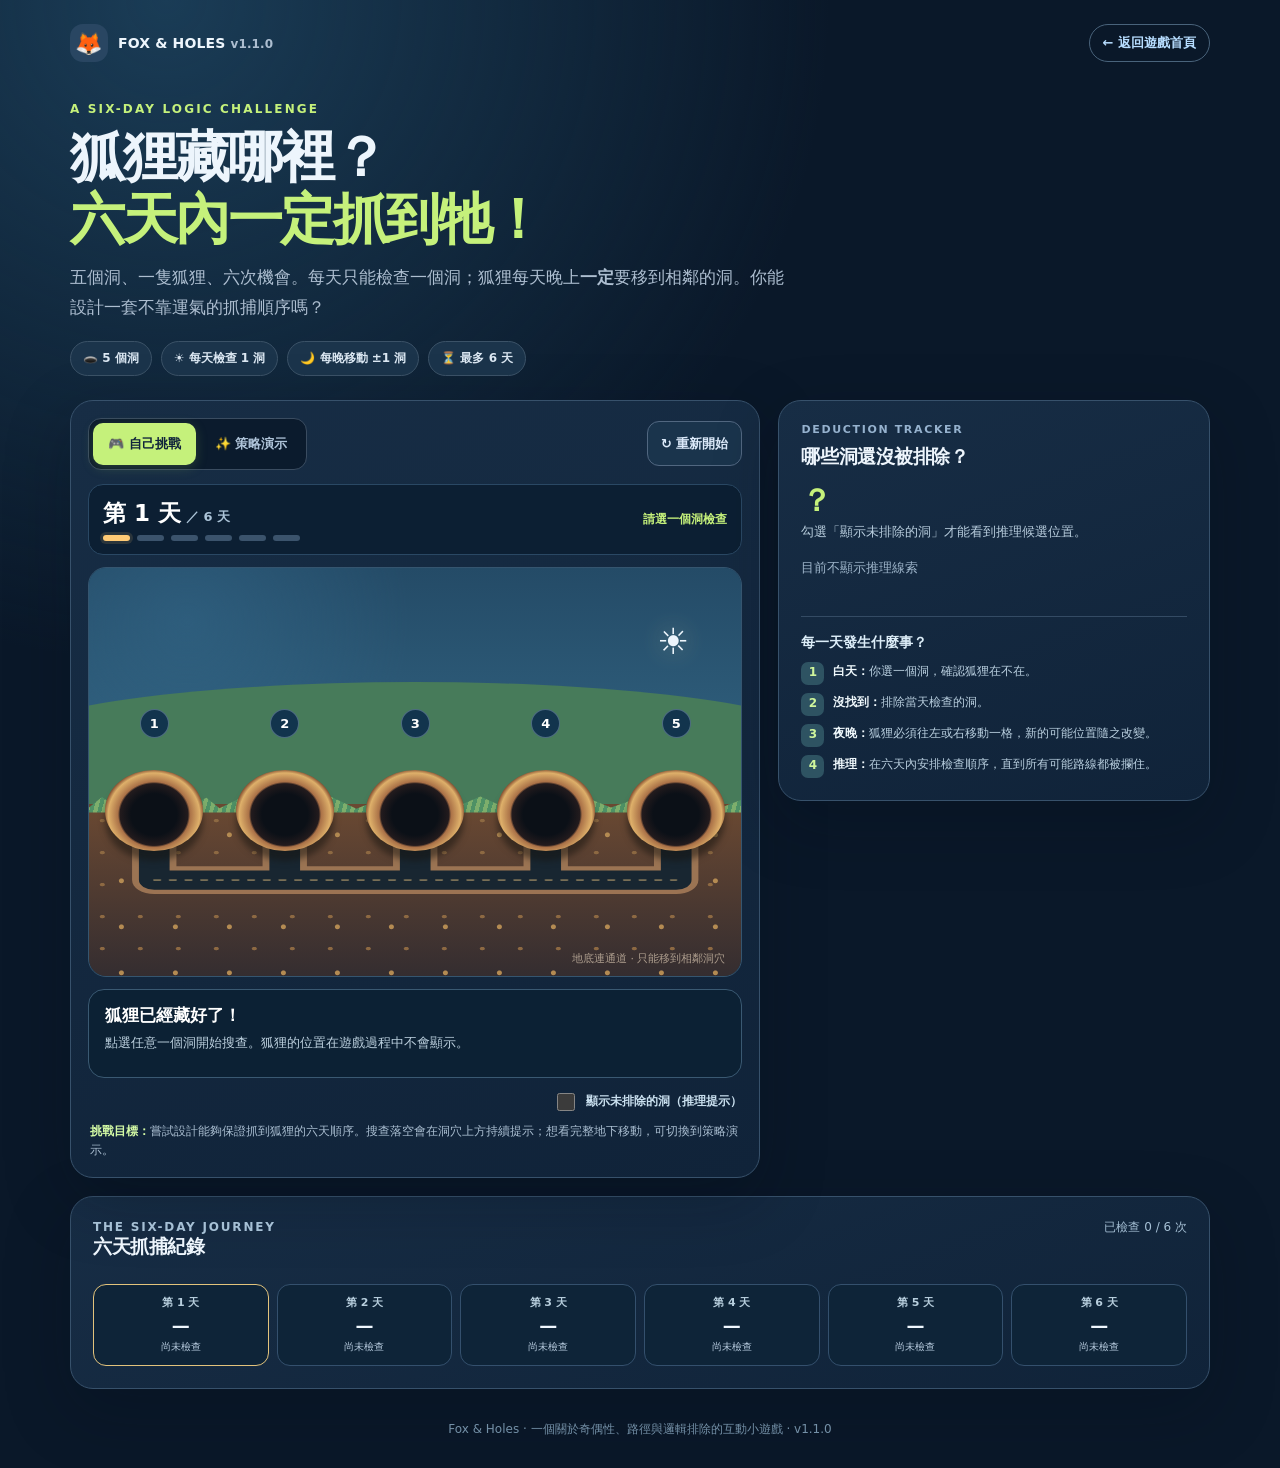
<file: games/misc-fox-hunt/index.html>
<!doctype html>
<html lang="zh-Hant">
<head>
<meta charset="utf-8">
<meta name="viewport" content="width=device-width, initial-scale=1, viewport-fit=cover">
<meta name="theme-color" content="#10233b">
<meta name="description" content="五個洞、六天時間：狐狸每晚必須移動到相鄰洞穴。動手試試，再用動畫理解 2-3-4-2-3-4 的必勝策略。">
<title>狐狸藏哪裡？｜六天邏輯挑戰 v1.1.0</title>
<style>
:root{font-family:system-ui,-apple-system,"Noto Sans TC","PingFang TC","Microsoft JhengHei",sans-serif;color:#edf5fc;background:#0a1829;color-scheme:dark;--ink:#edf5fc;--muted:#adbed0;--panel:#142a43;--edge:#35506a;--lime:#c5f17b;--gold:#ffca75;--sky:#153655}
*{box-sizing:border-box}html{scroll-behavior:smooth}body{margin:0;min-width:320px;background:radial-gradient(circle at 13% 0%,#1a3c56 0,transparent 36%),#0a1829}button{font:inherit;cursor:pointer;touch-action:manipulation}button:disabled{cursor:not-allowed;opacity:.52}a{color:#b7ddff}button:focus-visible,a:focus-visible,input:focus-visible{outline:3px solid #f3d98b;outline-offset:4px}.shell{width:min(1140px,calc(100% - 32px));margin:0 auto}.topbar{display:flex;justify-content:space-between;align-items:center;gap:16px;padding:24px 0 18px}.brand{display:flex;align-items:center;gap:10px;font-weight:800;font-size:14px;letter-spacing:.01em}.brand-badge{width:38px;height:38px;border-radius:13px;background:#294662;display:grid;place-items:center;font-size:22px}.back-link{text-decoration:none;border:1px solid #49637b;border-radius:999px;padding:9px 13px;font-weight:650;font-size:13px;white-space:nowrap}.version{font-size:12px;color:var(--muted);font-weight:550}.hero{padding:22px 0 24px}.kicker{color:var(--lime);font-weight:850;font-size:12px;letter-spacing:.18em;margin:0 0 10px}h1{font-size:clamp(31px,5vw,55px);letter-spacing:-.045em;line-height:1.13;margin:0 0 13px}h1 span{color:var(--lime)}.intro{font-size:clamp(14px,1.8vw,17px);color:var(--muted);line-height:1.75;max-width:730px;margin:0}.rules{display:flex;gap:9px;flex-wrap:wrap;margin:18px 0 0}.rule{display:flex;align-items:center;gap:6px;padding:8px 12px;background:#1b344b;border:1px solid #3b5267;border-radius:999px;color:#dce8f3;font-size:12px;font-weight:700}
.layout{display:grid;grid-template-columns:minmax(0,1.6fr) minmax(280px,1fr);gap:18px;align-items:start}.panel{background:linear-gradient(160deg,#172d45,#102339);border:1px solid #37516b;border-radius:23px;box-shadow:0 22px 65px #020a1740;overflow:hidden}.play-panel{padding:17px}.top-controls{display:flex;gap:8px;flex-wrap:wrap;align-items:center;justify-content:space-between;margin-bottom:14px}.mode-switch{display:inline-flex;gap:4px;background:#0b1b2d;padding:4px;border-radius:13px;border:1px solid #3a4c60}.mode-btn{border:0;background:transparent;color:#afc4d9;padding:11px 15px;border-radius:10px;font-weight:850;font-size:13px;min-height:42px}.mode-btn[aria-pressed=true]{color:#10233b;background:var(--lime);box-shadow:0 3px 12px #7da94f40}.reset-btn{border:1px solid #516780;background:#1a344c;border-radius:12px;padding:10px 13px;color:#dceafa;font-weight:750;font-size:13px;min-height:45px}.status-strip{display:flex;align-items:center;justify-content:space-between;gap:10px;background:#0c1f33;border:1px solid #2a4864;padding:13px 14px;border-radius:15px;margin-bottom:12px}.day-head{font-size:13px;color:#acc4d8;font-weight:650}.day-head strong{font-size:23px;color:#fff;margin-right:5px}.status-note{font-size:12px;color:var(--lime);font-weight:750;text-align:right}.day-dots{display:flex;gap:7px;margin-top:6px}.day-dot{height:6px;width:27px;border-radius:8px;background:#3b536c}.day-dot.done{background:var(--lime)}.day-dot.current{background:var(--gold);box-shadow:0 0 0 3px #ffc77721}
.scene{height:clamp(300px,35vw,410px);position:relative;overflow:hidden;border:1px solid #35556f;border-radius:18px;background:#173956;isolation:isolate}.scene .sky{position:absolute;inset:0 0 44%;background:radial-gradient(circle at 15% 23%,#34698b80,transparent 38%),linear-gradient(180deg,#244b67,#326482);transition:background .5s}.scene.night .sky{background:radial-gradient(circle at 75% 19%,#2e486c,transparent 38%),linear-gradient(180deg,#09162f,#1a3353)}.sunmoon{position:absolute;right:8%;top:13%;font-size:36px;filter:drop-shadow(0 0 13px #ffe7a066);transition:transform .5s}.scene.night .sunmoon{transform:rotate(-20deg)}.hill{position:absolute;bottom:40%;height:32%;width:130%;left:-15%;background:#477b5a;border-radius:50% 50% 0 0;z-index:1}.grass{position:absolute;bottom:40%;left:0;right:0;height:17px;z-index:3;background:repeating-linear-gradient(105deg,#7dae6c 0 4px,#4e9165 4px 8px);clip-path:polygon(0 70%,2% 8%,4% 64%,7% 16%,9% 75%,12% 10%,15% 70%,18% 13%,20% 75%,24% 0,27% 70%,30% 15%,33% 80%,37% 5%,41% 78%,45% 14%,49% 70%,53% 3%,56% 70%,60% 5%,64% 75%,68% 3%,72% 72%,76% 8%,80% 70%,85% 3%,89% 75%,94% 6%,97% 68%,100% 25%,100% 100%,0 100%)}.ground{position:absolute;left:0;right:0;bottom:0;height:42%;background:radial-gradient(ellipse at 35% 52%,#8d6942 0 2px,transparent 3px),radial-gradient(ellipse at 60% 67%,#b48b52 0 2px,transparent 3px),linear-gradient(180deg,#6b4932,#342d30);background-size:38px 32px,54px 46px,auto;z-index:2}.tunnel-network{position:absolute;inset:0;width:100%;height:100%;z-index:4;pointer-events:none;overflow:visible}.tunnel-wall{fill:none;stroke:#a07755;stroke-width:68;stroke-linecap:round;stroke-linejoin:round;opacity:.94}.tunnel-core{fill:none;stroke:#182631;stroke-width:47;stroke-linecap:round;stroke-linejoin:round}.tunnel-guideline{fill:none;stroke:#ffd389;stroke-width:4;stroke-linecap:round;stroke-dasharray:9 15;opacity:.42}.scene.night .tunnel-guideline{opacity:.75}.ground-label{position:absolute;right:16px;bottom:10px;z-index:7;color:#dac8b2;font-size:11px;opacity:.72}.holes{position:absolute;inset:30% 0 11%;z-index:5;display:grid;grid-template-columns:repeat(5,minmax(0,1fr));align-items:center}.hole{display:flex;flex-direction:column;align-items:center;justify-content:center;position:relative;width:100%;height:90%;min-width:0;border:0;background:none;color:white;transition:transform .2s;user-select:none}.hole:hover:not(:disabled){transform:translateY(-5px)}.hole-number{position:absolute;top:3%;font-size:13px;font-weight:900;background:#12344d;border:1px solid #9fb9cb69;border-radius:999px;display:grid;place-items:center;min-width:29px;height:29px;z-index:3}.burrow{display:block;width:min(83%,106px);height:clamp(55px,9vw,81px);background:radial-gradient(ellipse at 50% 55%,#0b1017 33%,#231b1d 49%,#aa7147 52%,#deb06a 66%,#895333 72%,transparent 75%);filter:drop-shadow(0 10px 3px #16141083);border-radius:50%;z-index:2}.hole .possible-label{position:absolute;top:21%;font-size:10px;font-weight:750;color:#f0ffc9;background:#335a41;border:1px solid #b6e788;padding:3px 5px;border-radius:999px;z-index:4}.hole .possible-label[hidden]{display:none}.hole.checking .burrow{animation:scan .75s ease-in-out;filter:drop-shadow(0 0 15px #ffc563)}.hole.chosen .hole-number{background:#e7b15f;color:#122a3a}.hole.found .burrow{filter:drop-shadow(0 0 18px #d0ff85)}.hole.found .hole-number{background:var(--lime);color:#132638}.hole:disabled{opacity:1}.fox-sprite{position:absolute;z-index:6;top:66%;left:10%;transform:translate(-50%,-50%);font-size:clamp(27px,3.5vw,37px);line-height:1;opacity:0;pointer-events:none;transition:left .9s linear,top .42s ease-in-out,opacity .2s;filter:drop-shadow(0 4px 5px #030b12)}.fox-sprite.surface{font-size:clamp(36px,6vw,58px)}.fox-sprite.visible{opacity:1}.scene.night .fox-sprite.visible{filter:drop-shadow(0 0 12px #ffb568aa)}.night-notice{position:absolute;inset:13% 0 auto;z-index:8;width:fit-content;max-width:90%;margin:0 auto;left:0;right:0;text-align:center;color:#f9eed2;background:#101f36e8;border:1px solid #9ab1c3;border-radius:12px;padding:10px 17px;font-weight:850;font-size:13px;pointer-events:none}.night-notice[hidden]{display:none}@keyframes scan{0%,100%{transform:scale(1)}50%{transform:scale(1.2);filter:drop-shadow(0 0 19px #ffe89a)}}@keyframes fox-hop{0%,100%{translate:0 0}45%{translate:0 -23px}}
.search-feedback{display:flex;align-items:flex-start;gap:10px;margin:-2px 0 12px;padding:11px 14px;background:#3a2e1c;border:1px solid #e3aa57;border-radius:12px;color:#fff0cb;line-height:1.5}.search-feedback strong{white-space:nowrap;font-size:13px;color:#ffe0a2}.search-feedback span{font-size:12px}.search-feedback.success{background:#1a433a;border-color:#bde883}.search-feedback.success strong{color:#d5ffb0}.search-feedback[hidden],.candidate-legend[hidden]{display:none}.candidate-legend{margin:0 1px 9px;padding:9px 12px;background:#1a3445;border-left:3px solid var(--lime);border-radius:8px;color:#d7e7e6;font-size:12px;line-height:1.6}.candidate-legend strong{color:#daf5ab}.message{margin-top:12px;border-radius:16px;background:#0c2134;border:1px solid #3a5972;padding:14px 16px;min-height:89px}.message h2{font-size:17px;margin:0 0 6px;color:#fff}.message p{font-size:13px;line-height:1.6;color:#bcd0de;margin:0}.action-row{display:flex;align-items:center;gap:8px;flex-wrap:wrap;margin-top:12px}.primary-btn{border:0;color:#142539;background:var(--lime);border-radius:12px;padding:13px 19px;font-size:14px;font-weight:900;min-height:48px}.secondary-btn{border:1px solid #57728c;color:#e0ebf5;background:#214058;border-radius:12px;padding:12px 15px;font-size:13px;font-weight:800;min-height:46px}.hint-check{display:flex;align-items:center;gap:8px;margin-left:auto;cursor:pointer;font-size:12px;color:#cae0ef;font-weight:750}.hint-check input{accent-color:#b9f17b;width:18px;height:18px}.helper{font-size:12px;color:#aabed1;line-height:1.6;margin:8px 2px 0}.helper strong{color:#d3faa5}
.side-panel{padding:22px}.eyebrow{font-size:11px;letter-spacing:.15em;color:#96b2ce;font-weight:850;margin:0 0 8px}.side-panel h2,.history-panel h2{font-size:19px;letter-spacing:-.025em;margin:0 0 10px}.candidate-count{font-weight:900;color:var(--lime);font-size:31px;font-variant-numeric:tabular-nums}.candidate-summary{color:#b8cddd;font-size:13px;line-height:1.6;margin:0 0 15px}.candidate-chips{display:flex;flex-wrap:wrap;gap:7px;min-height:38px;margin-bottom:20px}.candidate-chip{border:1px solid #719a61;background:#2d4d3b;color:#d9ffc6;border-radius:999px;font-size:12px;font-weight:850;padding:7px 9px}.candidate-placeholder{font-size:13px;color:#9eb5ca;line-height:1.5}.divider{height:1px;background:#344b64;margin:17px 0}.logic-title{font-size:14px;color:#dcedf8;font-weight:800;margin:0 0 10px}.logic-list{margin:0;padding:0;list-style:none;display:grid;gap:8px}.logic-list li{display:grid;grid-template-columns:23px minmax(0,1fr);gap:9px;font-size:12px;line-height:1.6;color:#bad0e0}.logic-list strong{color:#f0f9fd;font-weight:900}.step-number{width:23px;height:23px;border-radius:7px;background:#2e5362;color:#cff69c;font-size:12px;display:grid;place-items:center;font-weight:850}.strategy{background:#0b1f32;border:1px solid #41576b;border-radius:14px;padding:13px;margin-top:16px}.strategy strong{display:block;color:#ffce89;font-size:12px;margin-bottom:6px}.strategy-code{font-size:clamp(17px,2.1vw,21px);font-weight:900;letter-spacing:.1em;color:#f0f6fd;white-space:nowrap}.strategy small{display:block;color:#a7bed1;margin-top:8px;line-height:1.55}.history-panel{margin:18px 0 32px;padding:22px}.history-heading{display:flex;justify-content:space-between;gap:10px;align-items:baseline;flex-wrap:wrap}.history-heading p{font-size:12px;color:#a6c0d5;margin:0}.timeline{display:grid;grid-template-columns:repeat(6,minmax(0,1fr));gap:8px;margin-top:14px}.timeline-day{padding:10px 6px 11px;text-align:center;background:#0e2438;border:1px solid #34506d;border-radius:13px;min-width:0}.timeline-day.current{border-color:#e2c37c}.timeline-day.success{background:#294933;border-color:#adf18c}.timeline-num{font-size:11px;color:#b7cedd;font-weight:800}.timeline-value{font-size:18px;font-weight:900;margin-top:5px;color:#eff7fe}.timeline-outcome{font-size:10px;color:#b6cadd;margin-top:4px}.timeline-day.success .timeline-value{color:#d4ff9a}.route{font-size:13px;color:#d9eab4;margin:15px 0 0;line-height:1.8;word-wrap:break-word}.route[hidden]{display:none}.footer{color:#7490a7;font-size:12px;text-align:center;padding:0 0 30px}
@media(max-width:850px){.layout{grid-template-columns:1fr}.side-panel{padding:20px}.hero{padding-top:12px}.scene{height:390px}}
@media(max-width:520px){.topbar{padding-top:15px}.back-link{font-size:12px;padding:8px}.brand{font-size:12px}.version{font-size:10px}.play-panel{padding:11px}.mode-btn{padding:10px 12px;font-size:12px}.scene{height:300px}.hole-number{top:8%;font-size:11px;min-width:25px;height:25px}.burrow{height:56px}.hole .possible-label{font-size:9px;padding:2px 3px}.fox-sprite{font-size:27px}.fox-sprite.surface{font-size:39px}.status-strip{padding:11px}.day-dot{width:19px}.timeline{gap:4px}.timeline-day{padding:10px 3px}.timeline-value{font-size:15px}.timeline-outcome{font-size:9px}.rule{font-size:11px}.hint-check{margin-left:0}.action-row{gap:9px}}
@media(prefers-reduced-motion:reduce){*,*::before,*::after{animation-duration:.01ms!important;transition-duration:.01ms!important;scroll-behavior:auto!important}}
</style>
</head>
<body>
<div class="shell">
<header class="topbar">
  <div class="brand"><span class="brand-badge" aria-hidden="true">🦊</span><span>FOX &amp; HOLES <span class="version" aria-label="遊戲版本 v1.1.0">v1.1.0</span></span></div>
  <a class="back-link" href="../../">← 返回遊戲首頁</a>
</header>
<main>
<section class="hero">
  <p class="kicker">A SIX-DAY LOGIC CHALLENGE</p>
  <h1>狐狸藏哪裡？<br><span>六天內一定抓到牠！</span></h1>
  <p class="intro">五個洞、一隻狐狸、六次機會。每天只能檢查一個洞；狐狸每天晚上<strong>一定</strong>要移到相鄰的洞。你能設計一套不靠運氣的抓捕順序嗎？</p>
  <div class="rules"><span class="rule">🕳️ 5 個洞</span><span class="rule">☀️ 每天檢查 1 洞</span><span class="rule">🌙 每晚移動 ±1 洞</span><span class="rule">⏳ 最多 6 天</span></div>
</section>
<div class="layout">
<section class="panel play-panel" aria-label="互動遊戲區">
  <div class="top-controls">
    <div class="mode-switch" role="group" aria-label="遊戲模式">
      <button type="button" class="mode-btn" id="challengeMode" aria-pressed="true">🎮 自己挑戰</button>
      <button type="button" class="mode-btn" id="demoMode" aria-pressed="false">✨ 策略演示</button>
    </div>
    <button type="button" class="reset-btn" id="resetBtn">↻ 重新開始</button>
  </div>
  <div class="status-strip">
    <div><div class="day-head"><strong id="dayText">第 1 天</strong>／ 6 天</div><div class="day-dots" id="dayDots" aria-hidden="true"></div></div>
    <div class="status-note" id="modeNote">請選一個洞檢查</div>
  </div>
  <div class="search-feedback" id="searchFeedback" role="status" aria-live="polite" aria-atomic="true" hidden><strong id="feedbackTitle"></strong><span id="feedbackBody"></span></div>
  <div class="candidate-legend" id="candidateLegend" hidden><strong>🟢「未排除」是推理提示：</strong>依照目前線索，狐狸今天仍有可能藏在這些洞。這不代表已經看見狐狸，更不是狐狸同時藏在多個洞。</div>
  <div class="scene" id="scene" aria-label="狐狸躲藏的五個洞及地下連通道">
    <div class="sky"></div><div class="sunmoon" id="sunmoon" aria-hidden="true">☀️</div><div class="hill"></div><div class="grass"></div><div class="ground"></div>
    <svg class="tunnel-network" viewBox="0 0 1000 1000" preserveAspectRatio="none" aria-hidden="true"><path class="tunnel-wall" d="M100 594 V765 H900 V594 M300 594 V765 M500 594 V765 M700 594 V765"/><path class="tunnel-core" d="M100 594 V765 H900 V594 M300 594 V765 M500 594 V765 M700 594 V765"/><path class="tunnel-guideline" d="M100 765 H900"/></svg>
    <div class="fox-sprite" id="foxSprite" aria-hidden="true">🦊</div>
    <div class="holes" id="holes">
      <button type="button" class="hole" data-hole="1" aria-label="檢查 1 號洞"><span class="hole-number">1</span><span class="burrow" aria-hidden="true"></span><span class="possible-label" hidden>未排除</span></button>
      <button type="button" class="hole" data-hole="2" aria-label="檢查 2 號洞"><span class="hole-number">2</span><span class="burrow" aria-hidden="true"></span><span class="possible-label" hidden>未排除</span></button>
      <button type="button" class="hole" data-hole="3" aria-label="檢查 3 號洞"><span class="hole-number">3</span><span class="burrow" aria-hidden="true"></span><span class="possible-label" hidden>未排除</span></button>
      <button type="button" class="hole" data-hole="4" aria-label="檢查 4 號洞"><span class="hole-number">4</span><span class="burrow" aria-hidden="true"></span><span class="possible-label" hidden>未排除</span></button>
      <button type="button" class="hole" data-hole="5" aria-label="檢查 5 號洞"><span class="hole-number">5</span><span class="burrow" aria-hidden="true"></span><span class="possible-label" hidden>未排除</span></button>
    </div>
    <div id="nightNotice" class="night-notice" hidden>🌙 天黑了！狐狸正沿地下通道移動到隔壁的洞……</div><div class="ground-label">地底連通道 · 只能移到相鄰洞穴</div>
  </div>
  <div class="message" role="status" aria-live="polite" aria-atomic="true"><h2 id="messageTitle">狐狸已藏好了！</h2><p id="messageBody">點選上方任意一個洞開始搜查。狐狸的位置在遊戲過程中不會顯示。</p></div>
  <div class="action-row">
    <button type="button" class="primary-btn" id="nextBtn" hidden>▶ 下一天</button>
    <button type="button" class="secondary-btn" id="autoBtn" hidden>⏵ 自動播放六天</button>
    <button type="button" class="secondary-btn" id="replayBtn" hidden>↻ 再玩一次</button>
    <label class="hint-check" id="hintLabel"><input type="checkbox" id="hintToggle"> 顯示未排除的洞（推理提示）</label>
  </div>
  <p class="helper" id="helperText">小提示：狐狸不能停在原洞，也不能從 1 號洞直接跳到 5 號洞。</p>
</section>
<aside class="panel side-panel" aria-label="推理觀察區">
  <p class="eyebrow">DEDUCTION TRACKER</p>
  <h2>哪些洞還沒被排除？</h2>
  <div class="candidate-count" id="candidateCount">？</div>
  <p class="candidate-summary" id="candidateSummary">綠色標記是「推理上尚未排除」，並不表示狐狸實際的位置。</p>
  <div class="candidate-chips" id="candidateChips"><span class="candidate-placeholder">目前不顯示推理線索</span></div>
  <div class="divider"></div>
  <p class="logic-title">每一天發生什麼事？</p>
  <ol class="logic-list">
    <li><span class="step-number">1</span><span><strong>白天：</strong>你選一個洞，確認狐狸在不在。</span></li>
    <li><span class="step-number">2</span><span><strong>沒找到：</strong>排除當天檢查的洞。</span></li>
    <li><span class="step-number">3</span><span><strong>夜晚：</strong>狐狸必須往左或右移動一格，新的可能位置隨之改變。</span></li>
    <li><span class="step-number">4</span><span><strong>推理：</strong>在六天內安排檢查順序，直到所有可能路線都被攔住。</span></li>
  </ol>
  <div class="strategy" id="strategyBox" hidden><strong>必勝檢查順序</strong><div class="strategy-code">2 → 3 → 4 → 2 → 3 → 4</div><small>動畫用一條可以撐到第六天的狐狸路徑示範；推理區則涵蓋所有可能路徑。</small></div>
</aside>
</div>
<section class="panel history-panel" aria-label="六天檢查紀錄">
  <div class="history-heading"><div><p class="eyebrow">THE SIX-DAY JOURNEY</p><h2>六天抓捕紀錄</h2></div><p id="historyCaption">尚未檢查任何洞</p></div>
  <div class="timeline" id="timeline"></div>
  <p class="route" id="foxRoute" hidden></p>
</section>
</main>
<footer class="footer">Fox &amp; Holes · 一個關於奇偶性、路徑與邏輯排除的互動小遊戲 · v1.1.0</footer>
</div>
<script>
'use strict';
(function(){
  const $=id=>document.getElementById(id);
  const HOLES=[1,2,3,4,5];
  const STRATEGY=[2,3,4,2,3,4];
  // A valid worst-case example: it avoids the first five searches.
  const DEMO_PATH=[5,4,5,4,5,4];
  const holeButtons=Array.from(document.querySelectorAll('.hole'));
  const reduceMotion=window.matchMedia('(prefers-reduced-motion: reduce)');
  const pause=(ms)=>new Promise(resolve=>setTimeout(resolve,reduceMotion.matches?0:ms));
  let epoch=0;
  let state;
  function adjacent(n){return [n-1,n+1].filter(p=>p>=1&&p<=5)}
  function neighborsOf(positions){return [...new Set(positions.flatMap(adjacent))].sort((a,b)=>a-b)}
  function randomOf(items){return items[Math.floor(Math.random()*items.length)]}
  function setMessage(title,body){$('messageTitle').textContent=title;$('messageBody').textContent=body}
  function showHints(){return state.mode==='demo'||state.hints||state.over}
  function placeFox(){
    const sprite=$('foxSprite');
    sprite.style.left=((state.fox-.5)*20)+'%';
    sprite.style.top=state.foxStage==='surface'?'32%':state.foxStage==='tunnel'?'76.5%':'66%';
    sprite.classList.toggle('surface',state.foxStage==='surface');
    sprite.classList.toggle('visible',state.mode==='demo'||state.over);
  }
  function renderFeedback(){
    const el=$('searchFeedback'),data=state.feedback;
    el.hidden=!data;
    el.classList.toggle('success',!!data?.found);
    if(!data)return;
    $('feedbackTitle').textContent=data.found?'🎉 找到狐狸！':'🔎 沒有找到狐狸！';
    $('feedbackBody').textContent=data.found
      ?'第 '+data.day+' 天，在 '+data.hole+' 號洞成功抓到牠！'
      :'第 '+data.day+' 天檢查的 '+data.hole+' 號洞是空的。這個結果已記錄；狐狸只會在晚上移動到相鄰洞穴。';
  }
  function render(){
    const demo=state.mode==='demo';
    renderFeedback();
    $('challengeMode').setAttribute('aria-pressed',String(!demo));
    $('demoMode').setAttribute('aria-pressed',String(demo));
    $('dayText').textContent='第 '+Math.min(6,state.day)+' 天';
    $('modeNote').textContent=state.over?(state.won?'🎉 成功抓到狐狸！':'挑戰結束'):(state.busy?'搜查進行中…':(demo?'跟著必勝順序走':(state.feedback?'上次沒找到，請繼續搜查':'請選一個洞檢查')));
    $('dayDots').replaceChildren();
    for(let d=1;d<=6;d++){
      const dot=document.createElement('span');dot.className='day-dot'+(d<state.day||state.over&&d<=state.history.length?' done':d===state.day?' current':'');$('dayDots').appendChild(dot);
    }
    holeButtons.forEach((btn,i)=>{
      const n=i+1;
      btn.disabled=demo||state.busy||state.over;
      btn.classList.toggle('chosen',state.history.length>0&&state.history[state.history.length-1].checked===n);
      btn.classList.toggle('found',state.over&&state.won&&state.fox===n);
      btn.querySelector('.possible-label').hidden=!(showHints()&&state.candidates.includes(n)&&!state.over&&!state.busy);
    });
    const visible=showHints();
    $('candidateLegend').hidden=!visible||state.over;
    $('candidateCount').textContent=visible?state.candidates.length+' 個可能位置':'？';
    $('candidateSummary').textContent=visible?(state.over?(state.won?'抓捕完成：狐狸最後被找到的位置。':'挑戰結束，以下是最後沒有被排除的候選洞。'):'這些是依照已知搜查結果與相鄰移動規則，今天仍未被排除的洞；不代表狐狸已被看見。'):'勾選「顯示未排除的洞」才能看到推理候選位置。';
    $('candidateChips').replaceChildren();
    if(visible){
      state.candidates.forEach(n=>{const chip=document.createElement('span');chip.className='candidate-chip';chip.textContent=n+' 號洞';$('candidateChips').appendChild(chip)})
    }else{const span=document.createElement('span');span.className='candidate-placeholder';span.textContent='目前不顯示推理線索';$('candidateChips').appendChild(span)}
    $('hintLabel').hidden=demo;$('hintToggle').checked=state.hints;
    $('strategyBox').hidden=!demo;
    $('nextBtn').hidden=!demo||state.over;
    $('nextBtn').disabled=state.busy||state.auto;
    $('autoBtn').hidden=!demo||state.over;
    $('autoBtn').textContent=state.auto?'■ 停止自動播放':'⏵ 自動播放六天';
    $('replayBtn').hidden=!state.over;
    $('helperText').innerHTML=demo?'<strong>策略示範：</strong>🦊 是其中一條示範路徑。每晚會從洞口下到地下通道，再移至相鄰洞口；綠色「未排除」是推理候選，不是狐狸分身。':'<strong>挑戰目標：</strong>嘗試設計能夠保證抓到狐狸的六天順序。搜查落空會在洞穴上方持續提示；想看完整地下移動，可切換到策略演示。';
    placeFox();
    renderTimeline();
  }
  function renderTimeline(){
    const tl=$('timeline');tl.replaceChildren();
    for(let d=1;d<=6;d++){
      const rec=state.history[d-1];
      const card=document.createElement('div');card.className='timeline-day'+(rec&&rec.found?' success':!rec&&d===state.day&&!state.over?' current':'');
      const head=document.createElement('div');head.className='timeline-num';head.textContent='第 '+d+' 天';
      const val=document.createElement('div');val.className='timeline-value';val.textContent=rec?rec.checked+' 號洞':'—';
      const foot=document.createElement('div');foot.className='timeline-outcome';foot.textContent=rec?(rec.found?'抓到了！':'沒找到'):'尚未檢查';
      card.append(head,val,foot);tl.appendChild(card);
    }
    $('historyCaption').textContent='已檢查 '+state.history.length+' / 6 次';
    $('foxRoute').hidden=!state.over&&state.mode!=='demo';
    const trail=state.path.slice(0,state.history.length).join(' → ');
    $('foxRoute').textContent=(state.mode==='demo'?'🦊 示範狐狸的真實位置：':'🦊 本局狐狸的實際路徑：')+(trail||String(state.fox));
  }
  function reset(mode){
    epoch++;
    const previousHints=state?state.hints:false;
    state={mode,day:1,fox:mode==='demo'?DEMO_PATH[0]:randomOf(HOLES),foxStage:'shaft',feedback:null,path:[],candidates:HOLES.slice(),history:[],hints:previousHints,over:false,won:false,busy:false,auto:false};
    state.path.push(state.fox);
    $('scene').classList.remove('night');$('nightNotice').hidden=true;$('sunmoon').textContent='☀️';
    holeButtons.forEach(btn=>btn.classList.remove('checking'));
    $('foxSprite').classList.remove('hop');
    setMessage(mode==='demo'?'準備好觀看必勝策略！':'狐狸已經藏好了！',mode==='demo'?'示範的狐狸一開始在 5 號洞。按「下一天」讓我們一起觀察每天的檢查與夜晚移動。':'點選任意一個洞開始搜查。狐狸的位置在遊戲過程中不會顯示。');
    render();
  }
  function nightVisual(on){$('scene').classList.toggle('night',on);$('sunmoon').textContent=on?'🌙':'☀️';$('nightNotice').hidden=!on}
  async function checkHole(n){
    if(state.busy||state.over||n<1||n>5)return;
    const ticket=epoch;
    state.busy=true;
    state.feedback=null;
    holeButtons[n-1].classList.add('checking');
    setMessage('🔎 正在檢查 '+n+' 號洞…','先仔細看看狐狸有沒有藏在這裡。');
    render();
    await pause(650);
    if(epoch!==ticket)return;
    holeButtons[n-1].classList.remove('checking');
    const found=state.fox===n;
    const remaining=state.candidates.filter(pos=>pos!==n);
    state.feedback={found,day:state.day,hole:n};
    state.history.push({day:state.day,checked:n,found,possibleAfter:found?[n]:remaining.slice()});
    if(found){
      state.over=true;state.won=true;state.candidates=[n];state.busy=false;state.foxStage='surface';
      setMessage('🎉 第 '+state.day+' 天抓到狐狸！','你在 '+n+' 號洞找到了狐狸！這局共使用 '+state.history.length+' 次檢查。');
      render();return;
    }
    state.candidates=remaining;
    if(state.day===6){
      state.over=true;state.busy=false;state.foxStage='surface';
      setMessage('🦊 狐狸逃過了六次搜查','牠今天藏在 '+state.fox+' 號洞。試試「策略演示」，看看怎麼設計不靠運氣的檢查順序。');
      render();return;
    }
    setMessage('🔎 沒有找到狐狸！','第 '+state.day+' 天檢查的 '+n+' 號洞是空的。這條線索會保留在畫面上方，狐狸今晚必須移往相鄰洞。');
    render();
    await pause(420);
    if(epoch!==ticket)return;
    nightVisual(true);
    setMessage('🌙 夜晚移動中…','狐狸只能往相鄰的洞移動一格，不能原地不動或跳洞。');
    await pause(310);
    if(epoch!==ticket)return;
    const destination=state.mode==='demo'?DEMO_PATH[state.day]:randomOf(adjacent(state.fox));
    if(state.mode==='demo'){
      // Walk through the illustrated vertical shaft, horizontal gallery and next shaft.
      state.foxStage='tunnel';placeFox();
      await pause(480);
      if(epoch!==ticket)return;
    }
    state.fox=destination;
    state.path.push(state.fox);
    state.candidates=neighborsOf(remaining);
    placeFox();
    await pause(state.mode==='demo'?1000:700);
    if(epoch!==ticket)return;
    if(state.mode==='demo'){
      state.foxStage='shaft';placeFox();
      await pause(480);
      if(epoch!==ticket)return;
    }
    nightVisual(false);
    state.day++;
    state.busy=false;
    setMessage('☀️ 第 '+state.day+' 天開始','前一天沒有找到狐狸；狐狸已沿地底通道移往隔壁洞。'+(state.mode==='demo'?'接著檢查 '+STRATEGY[state.day-1]+' 號洞。':'請選擇今天要檢查的洞！'));
    render();
  }
  async function autoPlay(){
    if(state.mode!=='demo'||state.over)return;
    if(state.auto){state.auto=false;render();return}
    state.auto=true;
    const ticket=epoch;
    render();
    while(epoch===ticket&&state.auto&&!state.over){
      if(!state.busy)await checkHole(STRATEGY[state.day-1]);
      if(epoch!==ticket||!state.auto||state.over)break;
      await pause(430);
    }
    if(epoch===ticket){state.auto=false;render()}
  }
  holeButtons.forEach(btn=>btn.addEventListener('click',()=>{if(state.mode==='challenge')checkHole(Number(btn.dataset.hole))}));
  $('challengeMode').addEventListener('click',()=>{if(state.mode!=='challenge')reset('challenge')});
  $('demoMode').addEventListener('click',()=>{if(state.mode!=='demo')reset('demo')});
  $('resetBtn').addEventListener('click',()=>reset(state.mode));
  $('replayBtn').addEventListener('click',()=>reset(state.mode));
  $('nextBtn').addEventListener('click',()=>{if(!state.auto)checkHole(STRATEGY[state.day-1])});
  $('autoBtn').addEventListener('click',autoPlay);
  $('hintToggle').addEventListener('change',event=>{state.hints=event.target.checked;render()});
  reset('challenge');
})();
</script>
</body>
</html>
</file>
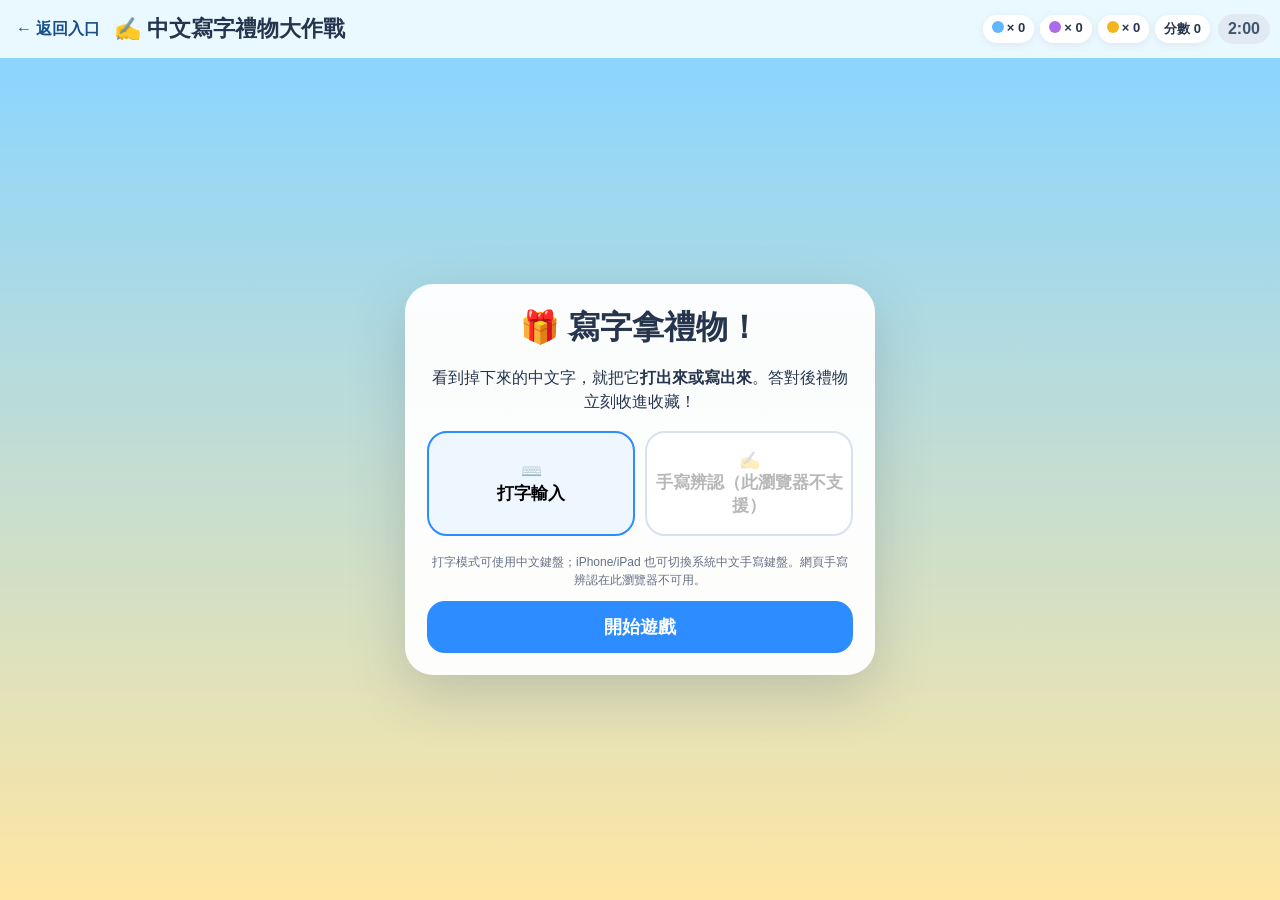
<file: games/misc-writing-gifts/index.html>
<!doctype html>
<html lang="zh-Hant">
<head>
<meta charset="utf-8">
<meta name="viewport" content="width=device-width,initial-scale=1,viewport-fit=cover">
<meta name="theme-color" content="#9edcff">
<title>中文寫字禮物大作戰</title>
<style>
*{box-sizing:border-box;-webkit-tap-highlight-color:transparent}
:root{--ink:#26354d}
html,body{margin:0;height:100%;overflow:hidden;font-family:-apple-system,BlinkMacSystemFont,"PingFang TC","Noto Sans TC","Microsoft JhengHei",sans-serif;color:var(--ink);background:linear-gradient(#8ed8ff 0 66%,#c9efaa 66%)}
.portal-return{display:flex;align-items:center;justify-content:center;min-width:44px;min-height:44px;padding:6px;color:#174f8a;font-weight:800;text-decoration:none;border-radius:10px}.return-text{margin-left:4px}
button:focus-visible,input:focus-visible,a:focus-visible,canvas:focus-visible{outline:3px solid #174f8a;outline-offset:3px}
header{flex-wrap:wrap}.overlay{overflow-y:auto}.card{margin:auto}
@media(max-height:600px){.card{padding:12px}.card h1{font-size:22px}.choices{margin:8px 0}.choice{padding:8px}.card p{margin:8px 0}}
@media(prefers-reduced-motion:reduce){.gift{transition:none!important}}
button,input{font:inherit}button{cursor:pointer}
#app{position:fixed;top:var(--app-top,0px);left:var(--app-left,0px);width:var(--app-width,100%);height:var(--app-height,100dvh);display:grid;grid-template-rows:auto minmax(0,1fr) auto}
header{display:flex;align-items:center;gap:8px;padding:max(7px,env(safe-area-inset-top)) 10px 7px;background:#ffffffd0;backdrop-filter:blur(8px);z-index:5}
.brand{font-weight:900;font-size:clamp(15px,3.5vw,22px);margin-right:auto}.collect{display:flex;gap:6px;flex-wrap:wrap;justify-content:flex-end}
.counter{background:#fff;border-radius:999px;padding:5px 9px;font-weight:900;box-shadow:0 2px 8px #0001;font-size:13px}
.dot{display:inline-block;width:12px;height:12px;border-radius:50%;vertical-align:-1px;margin-right:3px}.b{background:#62b5ff}.p{background:#ad6bea}.g{background:#f2b51d}
#game{position:relative;overflow:hidden}
#finishLine{display:none;position:absolute;left:0;right:0;top:calc(100% - var(--finish-inset,12px));height:2px;background:repeating-linear-gradient(90deg,#42654c 0 10px,transparent 10px 16px);pointer-events:none;z-index:4}
.playing #finishLine{display:block}.cloud{position:absolute;width:100px;height:28px;background:#fff8;border-radius:999px}.cloud:before,.cloud:after{content:"";position:absolute;background:inherit;border-radius:50%;width:43px;height:43px;top:-17px}.cloud:before{left:14px}.cloud:after{right:12px}
#timer{flex-shrink:0;background:#e1eaf3;color:#405570;box-shadow:none;border-radius:999px;padding:6px 10px;font-weight:900;font-variant-numeric:tabular-nums}
.gift{position:absolute;width:92px;height:86px;transform:translate(-50%,-50%);filter:drop-shadow(0 7px 5px #0003)}
.gift .box{position:absolute;left:7px;right:7px;bottom:4px;height:58px;border-radius:8px;border:4px solid #fff8}.gift .lid{position:absolute;left:2px;right:2px;top:14px;height:19px;border-radius:7px;border:3px solid #fff8}.gift .ribbon{position:absolute;width:14px;height:60px;left:39px;bottom:4px;background:#fff8}
.gift .bow:before,.gift .bow:after{content:"";position:absolute;top:2px;width:28px;height:22px;border:7px solid #fff8;border-radius:50%}.gift .bow:before{left:14px;transform:rotate(20deg)}.gift .bow:after{right:14px;transform:scaleX(-1) rotate(20deg)}
.gift .char{position:absolute;inset:28px 7px 4px;display:flex;align-items:center;justify-content:center;font-size:34px;font-weight:900;color:#172033;text-shadow:0 1px #fff;z-index:3}.gift .points{position:absolute;right:-3px;top:4px;background:#172033;color:#fff;border-radius:999px;padding:2px 6px;font-size:11px;font-weight:900;z-index:4}
.common .box,.common .lid{background:#62b5ff}.rare .box,.rare .lid{background:#ad6bea}.epic .box,.epic .lid{background:#f2b51d}
footer[hidden]{display:none}footer{background:#ffffffdf;backdrop-filter:blur(9px);padding:6px 10px max(6px,env(safe-area-inset-bottom));z-index:5}
#typingPanel[hidden]{display:none}#typingPanel{display:flex;flex:0 0 clamp(80px,18vw,180px);width:clamp(80px,18vw,180px);min-width:0;margin:0}.answer{width:100%;min-width:0;border:2px solid #75aaff;border-radius:10px;padding:6px 8px;font-size:16px;min-height:44px;background:#fff;box-shadow:0 1px 4px #2d8cff20}.answer::placeholder{color:#3469a3;opacity:1}.answer:focus{border-color:#2d8cff}
#handPanel{max-width:650px;margin:auto;display:none}.handrow{display:grid;grid-template-columns:1fr auto;gap:8px}
#pad{width:100%;height:155px;background:#fff;border:2px dashed #aab8cc;border-radius:18px;touch-action:none}.handBtns{display:flex;flex-direction:column;gap:7px}.smallBtn{border:0;border-radius:13px;padding:10px;background:#fff;font-weight:800;box-shadow:0 2px 8px #0001}#handStatus{font-size:12px;margin-top:5px;text-align:center}
.overlay{position:absolute;inset:0;z-index:20;background:linear-gradient(#8bd5ff,#ffe6a2);display:flex;align-items:center;justify-content:center;padding:18px}.card{width:min(470px,100%);background:#fffffff2;border-radius:28px;padding:22px;text-align:center;box-shadow:0 18px 55px #34445a35}.card h1{margin:0 0 7px}.card p{line-height:1.5}.choices{display:grid;grid-template-columns:1fr 1fr;gap:10px;margin:17px 0}.choice{border:2px solid #d8e2ee;background:#fff;border-radius:20px;padding:17px 8px;font-weight:900;font-size:17px}.choice.selected{border-color:#2d8cff;background:#eef6ff}.big{width:100%;border:0;border-radius:18px;padding:14px;background:#2d8cff;color:#fff;font-weight:900;font-size:18px}.note{font-size:12px;color:#657086}.resultRows{display:flex;justify-content:center;gap:10px;margin:18px 0;flex-wrap:wrap}.resultBox{background:#f4f7fb;border-radius:16px;padding:10px 14px;font-weight:900}.scoreBig{font-size:42px;font-weight:1000;margin:8px 0}.honor{font-size:21px;font-weight:900}
@media(max-width:520px){.gift{width:82px;height:77px}.gift .char{font-size:30px}.counter{font-size:12px;padding:4px 7px}.brand{max-width:105px;line-height:1.05}.choices{grid-template-columns:1fr}}

/* The typing field shares the top row so gameplay needs no bottom input bar. */
@media(max-width:520px){
 header{display:grid;grid-template-columns:44px minmax(0,1fr) 52px;gap:3px;padding:max(2px,env(safe-area-inset-top)) max(5px,env(safe-area-inset-right)) 2px max(5px,env(safe-area-inset-left))}
 .brand{grid-column:1/-1;grid-row:2;max-width:none;font-size:16px;text-align:center;margin:0;padding:4px}
 .playing .brand{display:none}.return-text{display:none}.portal-return{font-size:22px}
 .collect{flex-wrap:nowrap;gap:3px;justify-content:center;min-width:0}
 .counter{padding:4px 5px;font-size:11px;white-space:nowrap}.dot{width:9px;height:9px;margin-right:1px}.score-label{display:none}
 #timer{font-size:12px;padding:6px 4px;text-align:center}
 footer{padding:4px max(7px,env(safe-area-inset-right)) max(4px,env(safe-area-inset-bottom)) max(7px,env(safe-area-inset-left))}
 .typing header{grid-template-columns:44px minmax(0,1fr) 40px 80px}
 #typingPanel{width:80px} .answer{font-size:16px;padding:5px 6px;border-radius:10px}
 .typing .collect{gap:2px}.typing .counter{padding:4px 3px}
 .gift{width:70px;height:68px}.gift .box{height:47px}.gift .lid{height:16px;top:12px}
 .gift .ribbon{left:29px;width:12px;height:48px}.gift .bow:before,.gift .bow:after{width:22px;height:18px;border-width:5px}
 .gift .bow:before{left:10px}.gift .bow:after{right:10px}.gift .char{inset:24px 7px 4px;font-size:30px}
 .gift .points{font-size:10px;top:0;right:-2px}
}
</style>
</head>
<body>
<div id="app">
<header><a class="portal-return" href="../../" aria-label="返回入口"><span aria-hidden="true">←</span><span class="return-text">返回入口</span></a><div class="brand">✍️ 中文寫字禮物大作戰</div><div class="collect" role="status" aria-live="polite" aria-label="禮物收藏與分數">
<div class="counter"><i class="dot b"></i>× <span id="blueN">0</span></div><div class="counter"><i class="dot p"></i>× <span id="purpleN">0</span></div><div class="counter"><i class="dot g"></i>× <span id="goldN">0</span></div><div class="counter" aria-label="分數"><span class="score-label">分數 </span><span id="score">0</span></div>
</div><div id="timer" aria-label="剩餘時間">2:00</div><div id="typingPanel" hidden><input id="answer" class="answer" aria-label="輸入畫面上的中文字" lang="zh-Hant" inputmode="text" autocomplete="off" autocorrect="off" enterkeyhint="done" placeholder="⌨ 輸入" title="輸入中文字，選字後自動接禮物"></div></header>
<main id="game">
<div id="finishLine" aria-hidden="true"></div>
<div class="cloud" style="left:7%;top:18%"></div><div class="cloud" style="right:7%;top:35%;transform:scale(.7)"></div>
<div class="overlay" id="intro"><div class="card"><h1>🎁 寫字拿禮物！</h1><p>看到掉下來的中文字，就把它<strong>打出來或寫出來</strong>。答對後禮物立刻收進收藏！</p>
<div class="choices"><button class="choice selected" data-mode="type">⌨️<br>打字輸入</button><button class="choice" data-mode="hand">✍️<br>手寫辨認</button></div>
<p class="note" id="modeNote">打字模式：用中文鍵盤輸入畫面上的字。</p><button class="big" id="begin">開始遊戲</button></div></div>
<div class="overlay" id="result" style="display:none"><div class="card"><div style="font-size:52px">🏆</div><div class="honor" id="honor">寫字小高手！</div><div class="scoreBig" id="finalScore">0</div><div>分</div>
<div class="resultRows"><div class="resultBox"><i class="dot b"></i>× <span id="rb">0</span></div><div class="resultBox"><i class="dot p"></i>× <span id="rp">0</span></div><div class="resultBox"><i class="dot g"></i>× <span id="rg">0</span></div></div>
<p id="resultText"></p><button class="big" id="again">🎮 再玩一次</button></div></div>
</main>
<footer hidden>

<div id="handPanel"><div class="handrow"><canvas id="pad" aria-label="手寫一個中文字" tabindex="0"></canvas><div class="handBtns"><button class="smallBtn" id="clear">清除</button><button class="smallBtn" id="recognize">辨認</button></div></div><div id="handStatus" role="status" aria-live="polite">在白色區域寫一個字</div></div>
</footer></div>
<script>
const WORDS=[..."一二三四五六七八九十人大小上下中日月山水火木土天你我他她好名字家爸爸媽媽哥哥姊姊弟弟妹妹朋友同學老師男女生們個有幾什麼的是叫喜歡想要來去看說吃喝手口耳目心花草雨風雲星學校書車門"];
const game=document.querySelector("#game"),answer=document.querySelector("#answer"),typingPanel=document.querySelector("#typingPanel"),handPanel=document.querySelector("#handPanel"),scoreEl=document.querySelector("#score"),blueEl=document.querySelector("#blueN"),purpleEl=document.querySelector("#purpleN"),goldEl=document.querySelector("#goldN"),timerEl=document.querySelector("#timer");
const handChoice=document.querySelector('[data-mode="hand"]');
const hasHandwriting=typeof navigator.createHandwritingRecognizer==="function"&&typeof HandwritingStroke==="function";
if(!hasHandwriting){handChoice.disabled=true;handChoice.innerHTML="✍️<br>手寫辨認（此瀏覽器不支援）";document.querySelector("#modeNote").textContent="打字模式可使用中文鍵盤；iPhone/iPad 也可切換系統中文手寫鍵盤。網頁手寫辨認在此瀏覽器不可用。";}
let mode="type",running=false,gifts=[],score=0,counts={common:0,rare:0,epic:0},startTime=0,last=0,spawnClock=0;
const GAME_SECONDS=120,MAX_GIFTS=2,FINISH_INSET=12;
game.style.setProperty("--finish-inset",FINISH_INSET+"px");

// iOS keyboards resize the visual viewport, which can differ from 100dvh.
const app=document.querySelector("#app");
function syncViewport(){
 const viewport=window.visualViewport;
 app.style.setProperty("--app-height",(viewport?viewport.height:window.innerHeight)+"px");
 app.style.setProperty("--app-width",(viewport?viewport.width:window.innerWidth)+"px");
 app.style.setProperty("--app-top",(viewport?viewport.offsetTop:0)+"px");
 app.style.setProperty("--app-left",(viewport?viewport.offsetLeft:0)+"px");
 gifts.forEach(positionGift);
}
function positionGift(g){
 const width=game.clientWidth,height=game.clientHeight,half=(g.el.offsetHeight||86)/2;
 // Progress preserves remaining answering time through keyboard/rotation changes.
 g.x=(g.lane+.5)*width/g.laneCount;
 const finishY=Math.max(0,height-FINISH_INSET);
 // The gift bottom touches the visible line at progress 1, independent of height.
 g.y=-half+g.progress*finishY;
 g.el.style.left=g.x+"px";g.el.style.top=g.y+"px";
}
window.visualViewport?.addEventListener("resize",syncViewport);
window.visualViewport?.addEventListener("scroll",syncViewport);
addEventListener("resize",syncViewport);
// Observe the arena itself: header/footer changes can resize it without a window event.
if(typeof ResizeObserver==="function"){
 const arenaObserver=new ResizeObserver(()=>gifts.forEach(positionGift));
 arenaObserver.observe(game);
}
syncViewport();

const reducedMotion=matchMedia("(prefers-reduced-motion: reduce)");
document.querySelectorAll(".choice").forEach(b=>b.onclick=()=>{document.querySelectorAll(".choice").forEach(x=>x.classList.remove("selected"));b.classList.add("selected");mode=b.dataset.mode;document.querySelector("#modeNote").textContent=mode==="type"?"打字模式：用中文鍵盤輸入畫面上的字。":"手寫模式（實驗）：需瀏覽器支援繁體中文辨認模型；無法使用時請改用打字模式。";});
function reset(){gifts.forEach(g=>g.el.remove());gifts=[];score=0;counts={common:0,rare:0,epic:0};scoreEl.textContent=blueEl.textContent=purpleEl.textContent=goldEl.textContent=0;spawnClock=99;answer.value="";timerEl.textContent="2:00";clearPad()}
document.querySelector("#begin").onclick=()=>{reset();document.querySelector("#intro").style.display="none";typingPanel.hidden=mode!=="type";app.classList.toggle("typing",mode==="type");handPanel.style.display=mode==="hand"?"block":"none";document.querySelector("footer").hidden=mode!=="hand";app.classList.add("playing");if(mode==="hand")sizeCanvas();running=true;startTime=performance.now();last=startTime;if(mode==="type")answer.focus({preventScroll:true});syncViewport();};
function spawn(){if(gifts.length>=MAX_GIFTS)return;const r=Math.random(),type=r>.88?"epic":r>.60?"rare":"common",pts=type==="epic"?50:type==="rare"?25:10,char=WORDS[Math.floor(Math.random()*WORDS.length)];
const el=document.createElement("div");el.className="gift "+type;el.innerHTML=`<span class="bow"></span><span class="lid"></span><span class="box"></span><span class="ribbon"></span><span class="char">${char}</span><span class="points">+${pts}</span>`;
const rect=game.getBoundingClientRect(),laneCount=rect.width<520?3:5,laneW=rect.width/laneCount,occupied=new Set(gifts.map(g=>g.lane)),free=[...Array(laneCount).keys()].filter(x=>!occupied.has(x)),pool=free.length?free:[...Array(laneCount).keys()],lane=pool[Math.floor(Math.random()*pool.length)],x=(lane+.5)*laneW;
const g={el,char,type,pts,lane,laneCount,x,progress:reducedMotion.matches ? .25 : 0,y:0,speed:type==="epic"?19:type==="rare"?17:15};el.style.left=x+"px";el.style.top=g.y+"px";game.appendChild(el);gifts.push(g);positionGift(g);}
function submitChar(text){if(!running)return false;text=(text||"").trim();if(!text)return false;const chars=[...text],sorted=[...gifts].sort((a,b)=>b.pts-a.pts||b.y-a.y),g=sorted.find(x=>chars.includes(x.char));if(!g)return false;
score+=g.pts;counts[g.type]++;scoreEl.textContent=score;blueEl.textContent=counts.common;purpleEl.textContent=counts.rare;goldEl.textContent=counts.epic;gifts=gifts.filter(x=>x!==g);g.el.style.transition="opacity .12s,transform .12s";g.el.style.opacity=0;g.el.style.transform="translate(-50%,-50%) scale(.7)";setTimeout(()=>g.el.remove(),130);return true;}
let composing=false;
function acceptAnswer(){if(composing)return;const text=answer.value.trim();if(!text)return;if(submitChar(text))answer.value="";}
answer.addEventListener("compositionstart",()=>{composing=true});
answer.addEventListener("compositionend",()=>{composing=false;acceptAnswer()});
answer.addEventListener("input",e=>{if(!e.isComposing)acceptAnswer()});
answer.addEventListener("keydown",e=>{if(e.key==="Enter"&&!e.isComposing&&!composing){acceptAnswer()}});
function finish(){running=false;answer.blur();typingPanel.hidden=true;app.classList.remove("typing");document.querySelector("footer").hidden=true;app.classList.remove("playing");document.querySelector("#finalScore").textContent=score;document.querySelector("#rb").textContent=counts.common;document.querySelector("#rp").textContent=counts.rare;document.querySelector("#rg").textContent=counts.epic;const total=counts.common+counts.rare+counts.epic;document.querySelector("#honor").textContent=total>=18?"🏆 中文字達人！":total>=10?"🌟 寫字小高手！":"🎉 禮物收藏家！";document.querySelector("#resultText").textContent=`你成功寫對 ${total} 個中文字，收集了 ${total} 個禮物！`;document.querySelector("#result").style.display="flex";}
document.querySelector("#again").onclick=()=>{document.querySelector("#result").style.display="none";document.querySelector("#intro").style.display="flex"};
function loop(t){if(running){const elapsed=(t-startTime)/1000,left=Math.max(0,GAME_SECONDS-elapsed),remaining=Math.ceil(left),m=Math.floor(remaining/60),sec=remaining%60;timerEl.textContent=`${m}:${String(sec).padStart(2,"0")}`;if(left<=0)finish();else{const dt=Math.min((t-last)/1000,.05);spawnClock+=dt;if(spawnClock>3.7&&gifts.length<MAX_GIFTS){spawn();spawnClock=0}[...gifts].forEach(g=>{if(!reducedMotion.matches)g.progress+=g.speed*dt/710;else g.progress=.25;positionGift(g);if(g.progress>=1){g.el.remove();gifts=gifts.filter(x=>x!==g)}});}}last=t;requestAnimationFrame(loop)}requestAnimationFrame(loop);

// Handwriting canvas. Native web handwriting recognition is used only when the browser exposes it.
const canvas=document.querySelector("#pad"),ctx=canvas.getContext("2d"),status=document.querySelector("#handStatus");let strokes=[],stroke=null;
function sizeCanvas(){const r=canvas.getBoundingClientRect(),d=devicePixelRatio||1;if(!r.width||!r.height)return;canvas.width=r.width*d;canvas.height=r.height*d;ctx.setTransform(d,0,0,d,0,0);ctx.lineWidth=7;ctx.lineCap="round";ctx.lineJoin="round";ctx.strokeStyle="#26354d"}sizeCanvas();addEventListener("resize",sizeCanvas);
function pos(e){const r=canvas.getBoundingClientRect();return{x:e.clientX-r.left,y:e.clientY-r.top,t:performance.now()}}
canvas.onpointerdown=e=>{canvas.setPointerCapture(e.pointerId);stroke=[pos(e)];strokes.push(stroke);ctx.beginPath();ctx.moveTo(stroke[0].x,stroke[0].y)};
canvas.onpointermove=e=>{if(!stroke)return;const p=pos(e);stroke.push(p);ctx.lineTo(p.x,p.y);ctx.stroke()};canvas.onpointerup=()=>stroke=null;canvas.onpointercancel=()=>stroke=null;
function clearPad(){ctx.clearRect(0,0,canvas.clientWidth,canvas.clientHeight);strokes=[];status.textContent="在白色區域寫一個字"}document.querySelector("#clear").onclick=clearPad;
document.querySelector("#recognize").onclick=async()=>{if(!strokes.length){status.textContent="請先寫一個字";return}
if(!("createHandwritingRecognizer" in navigator)){status.textContent="此瀏覽器沒有網頁手寫辨識；iPhone/iPad 可改用打字模式＋中文手寫鍵盤。";return}
let rec;try{status.textContent="辨認中…";rec=await navigator.createHandwritingRecognizer({languages:["zh-Hant"]});const drawing=rec.startDrawing({recognitionType:"per-character",alternatives:2});
for(const st of strokes){const rs=new HandwritingStroke();for(const p of st)rs.addPoint({x:p.x,y:p.y,t:p.t-st[0].t});drawing.addStroke(rs)}
const preds=await drawing.getPrediction(),texts=(preds||[]).map(x=>x.text||"").filter(Boolean),hit=running&&texts.some(t=>submitChar(t));status.textContent=hit?"✅ 寫對了！":texts.length?"辨認到："+texts.slice(0,3).join(" / "):"沒有辨認到";if(hit){clearPad();status.textContent="✅ 寫對了！"}}catch(e){status.textContent="此瀏覽器無法辨認繁體中文，請返回入口並改用打字模式＋系統中文手寫鍵盤。"}finally{if(rec)rec.finish()}};
</script>
</body></html>
</file>
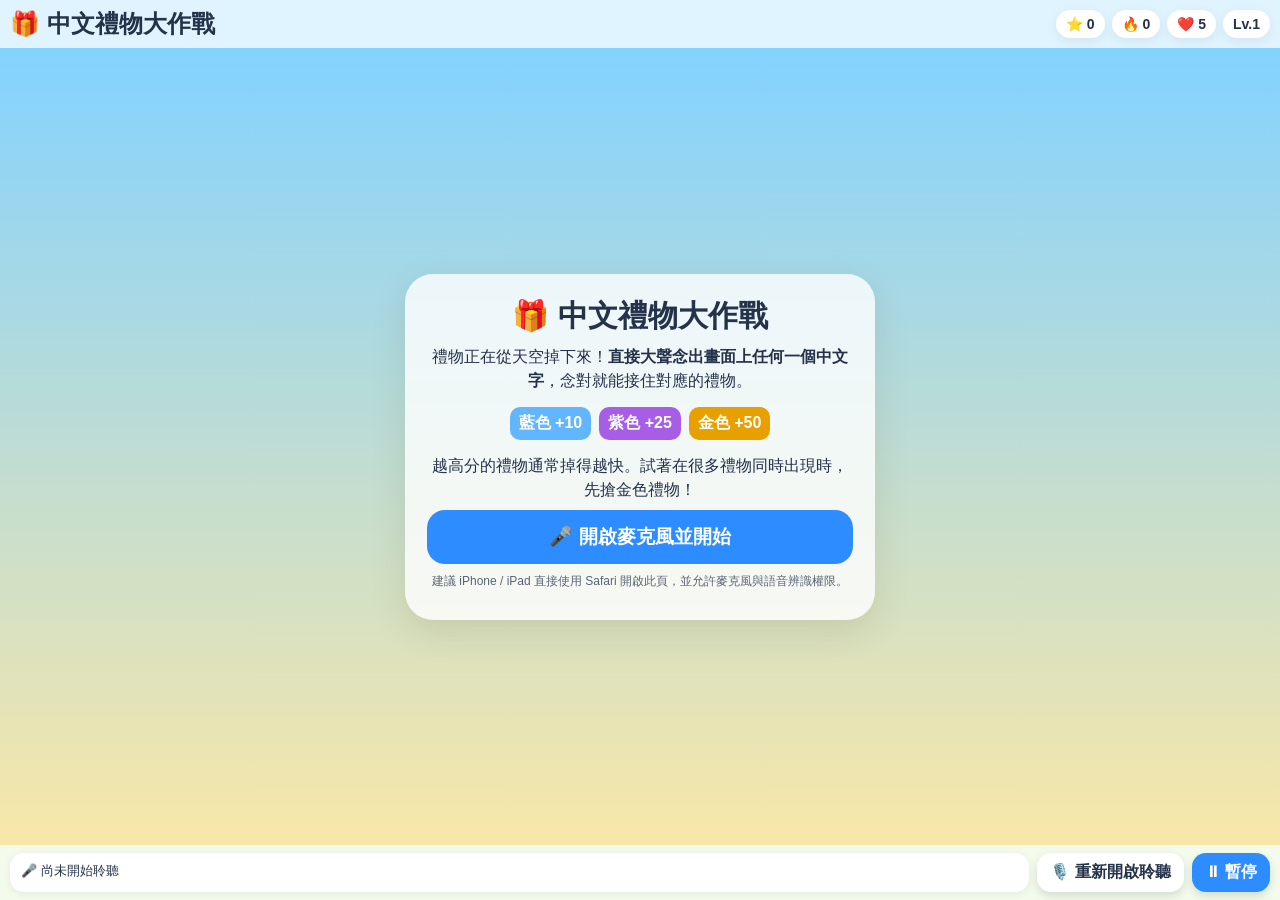
<file: games/misc-falling_gifts/chinese_gift_game.html>
<!doctype html>
<html lang="zh-Hant">
<head>
<meta charset="utf-8">
<meta name="viewport" content="width=device-width,initial-scale=1,viewport-fit=cover,user-scalable=no">
<meta name="theme-color" content="#fff4d8">
<title>中文禮物大作戰</title>
<style>
:root{--ink:#24324a;--paper:#fffaf0;--panel:#ffffffd9;--shadow:0 12px 35px #57431e22}
*{box-sizing:border-box;-webkit-tap-highlight-color:transparent}
html,body{margin:0;height:100%;overflow:hidden;font-family:-apple-system,BlinkMacSystemFont,"PingFang TC","Noto Sans TC","Microsoft JhengHei",sans-serif;color:var(--ink);background:linear-gradient(#8ed7ff 0 62%,#c7f0a5 62%)}
button,select{font:inherit}
#app{height:100dvh;display:grid;grid-template-rows:auto 1fr auto}
header{display:flex;gap:8px;align-items:center;padding:max(8px,env(safe-area-inset-top)) 10px 8px;background:#ffffffb8;backdrop-filter:blur(8px);z-index:5}
.brand{font-weight:900;font-size:clamp(17px,4vw,24px);white-space:nowrap}.stats{display:flex;gap:7px;margin-left:auto;flex-wrap:wrap;justify-content:flex-end}
.pill{background:#fff;border-radius:999px;padding:6px 10px;font-weight:800;box-shadow:0 3px 12px #0001;font-size:14px}
#game{position:relative;overflow:hidden;touch-action:manipulation}
.cloud{position:absolute;background:#fff9;border-radius:999px;width:100px;height:30px;filter:blur(.2px)}
.cloud:before,.cloud:after{content:"";position:absolute;background:inherit;border-radius:50%;width:45px;height:45px;top:-18px}.cloud:before{left:15px}.cloud:after{right:12px}
.gift{position:absolute;width:88px;height:82px;transform:translate(-50%,-50%);border:0;background:none;padding:0;cursor:pointer;filter:drop-shadow(0 7px 5px #0003)}
.gift .box{position:absolute;left:7px;right:7px;bottom:4px;height:56px;border-radius:8px;border:4px solid #fff8;display:flex;align-items:center;justify-content:center}
.gift .lid{position:absolute;left:2px;right:2px;top:14px;height:18px;border-radius:7px;border:3px solid #fff8}
.gift .ribbon{position:absolute;width:14px;height:58px;left:37px;bottom:4px;background:#fff8}
.gift .bow:before,.gift .bow:after{content:"";position:absolute;top:2px;width:27px;height:22px;border:7px solid #fff8;border-radius:50% 50% 35% 50%}
.gift .bow:before{left:14px;transform:rotate(20deg)}.gift .bow:after{right:14px;transform:scaleX(-1) rotate(20deg)}
.gift .char{position:absolute;inset:28px 7px 4px;display:flex;align-items:center;justify-content:center;font-size:32px;font-weight:900;color:#172033;text-shadow:0 1px #fff;z-index:3}
.gift .points{position:absolute;right:-2px;top:4px;background:#172033;color:white;border-radius:999px;padding:2px 6px;font-size:11px;font-weight:900;z-index:4}
.gift.common .box,.gift.common .lid{background:#62b5ff}.gift.rare .box,.gift.rare .lid{background:#bd7cff}.gift.epic .box,.gift.epic .lid{background:#ffbd2e}
.gift.selected{filter:drop-shadow(0 0 10px #fff) drop-shadow(0 0 14px #ffea00);transform:translate(-50%,-50%) scale(1.12)}
.gift.pop{animation:pop .3s forwards}@keyframes pop{to{transform:translate(-50%,-50%) scale(1.7) rotate(15deg);opacity:0}}
#target{position:absolute;left:50%;top:10px;transform:translateX(-50%);z-index:4;background:#172033dd;color:white;border-radius:18px;padding:8px 14px;text-align:center;box-shadow:var(--shadow);min-width:170px}
#target b{font-size:26px}.hint{font-size:12px;opacity:.85}
#message{position:absolute;left:50%;top:48%;transform:translate(-50%,-50%);z-index:7;background:#fff;border-radius:22px;padding:18px 20px;text-align:center;box-shadow:var(--shadow);max-width:min(90%,420px);display:none}
#message.show{display:block}
footer{padding:8px 10px max(8px,env(safe-area-inset-bottom));display:grid;grid-template-columns:1fr auto auto;gap:8px;background:#ffffffc9;backdrop-filter:blur(8px);z-index:5}
#heard{min-width:0;background:#fff;border-radius:14px;padding:9px 11px;font-size:13px;white-space:nowrap;overflow:hidden;text-overflow:ellipsis;box-shadow:0 2px 10px #0001}
.action{border:0;border-radius:14px;padding:9px 13px;font-weight:900;box-shadow:0 4px 10px #0002;background:white;color:var(--ink)}
#mic.listening{background:#ff5d6c;color:white;animation:pulse 1s infinite}@keyframes pulse{50%{transform:scale(1.05)}}
#start{background:#2d8cff;color:#fff}
.overlay{position:absolute;inset:0;z-index:10;background:linear-gradient(#83d2ff,#f9e7a8);display:flex;align-items:center;justify-content:center;padding:18px}
.card{background:#fffc;border-radius:28px;padding:22px;box-shadow:var(--shadow);max-width:470px;width:100%;text-align:center}
.card h1{margin:0 0 8px;font-size:30px}.card p{line-height:1.5;margin:8px 0}.legend{display:flex;justify-content:center;gap:8px;margin:14px 0;flex-wrap:wrap}.legend span{padding:6px 9px;border-radius:10px;color:white;font-weight:800}.blue{background:#62b5ff}.purple{background:#a85de7}.gold{background:#e8a000}
.big{width:100%;border:0;border-radius:18px;padding:14px;background:#2d8cff;color:#fff;font-weight:900;font-size:19px}
.small{font-size:12px;color:#5a6475}.danger{color:#b3261e}
@media (max-width:600px){.gift{width:76px;height:72px}.gift .box{height:50px}.gift .char{font-size:28px}.brand{max-width:115px;white-space:normal;line-height:1}.pill{padding:5px 8px;font-size:12px}}
</style>
</head>
<body>
<div id="app">
<header><div class="brand">🎁 中文禮物大作戰</div><div class="stats"><div class="pill">⭐ <span id="score">0</span></div><div class="pill">🔥 <span id="combo">0</span></div><div class="pill">❤️ <span id="lives">5</span></div><div class="pill">Lv.<span id="level">1</span></div></div></header>
<main id="game">
<div class="cloud" style="left:8%;top:13%"></div><div class="cloud" style="right:5%;top:28%;transform:scale(.7)"></div>
<div id="target"><div class="hint">直接念出畫面上任何一個字</div><b id="targetChar">🎤 持續聆聽中</b></div>
<div id="message"></div>
<div class="overlay" id="intro"><div class="card">
<h1>🎁 中文禮物大作戰</h1>
<p>禮物正在從天空掉下來！<b>直接大聲念出畫面上任何一個中文字</b>，念對就能接住對應的禮物。</p>
<div class="legend"><span class="blue">藍色 +10</span><span class="purple">紫色 +25</span><span class="gold">金色 +50</span></div>
<p>越高分的禮物通常掉得越快。試著在很多禮物同時出現時，先搶金色禮物！</p>
<button class="big" id="permissionStart">🎤 開啟麥克風並開始</button>
<p class="small" id="supportNote">建議 iPhone / iPad 直接使用 Safari 開啟此頁，並允許麥克風與語音辨識權限。</p>
</div></div>
</main>
<footer><div id="heard">🎤 尚未開始聆聽</div><button class="action" id="mic">🎙️ 重新開啟聆聽</button><button class="action" id="start">⏸ 暫停</button></footer>
</div>
<script>
// DEMO WORD BANK.
// 請將你合法取得的「康軒國語 1–3 年級」與「美洲華語二年級」生字表貼入對應陣列。
// 遊戲邏輯已支援任意字庫；目前示範字只用常見基礎漢字，不宣稱等同任何課本完整字表。
const WORD_BANK = {
  "基礎示範": [..."一二三四五六七八九十人大小上下中日月山水火木土天你我他她好名字家爸爸媽媽哥哥姊姊弟弟妹妹朋友同學老師男女生們個有幾什麼的是叫喜歡想要來去看說吃喝手口耳目心花草雨風雲星學校書車門"],
  "自訂追加": []
};
let words=[...new Set(Object.values(WORD_BANK).flat())];

const game=document.querySelector("#game"), intro=document.querySelector("#intro"), heard=document.querySelector("#heard"),
scoreEl=document.querySelector("#score"), comboEl=document.querySelector("#combo"), livesEl=document.querySelector("#lives"), levelEl=document.querySelector("#level"),
targetChar=document.querySelector("#targetChar"), micBtn=document.querySelector("#mic"), pauseBtn=document.querySelector("#start"), msg=document.querySelector("#message");

let score=0,combo=0,lives=5,level=1,running=false,last=0,spawnClock=0,gifts=[],recognizing=false;
const SR=window.SpeechRecognition||window.webkitSpeechRecognition;
let recognition=null;
let speechWanted=false;

function normalize(s){return (s||"").replace(/[，。！？,.!?\s]/g,"").replace(/妳/g,"你");}

function setupSpeech(){
 if(!SR){
   heard.innerHTML="⚠️ 此瀏覽器沒有提供 SpeechRecognition；目前無法使用免點擊喊字模式。";
   micBtn.disabled=true;
   return;
 }
 recognition=new SR();
 recognition.lang="zh-TW";
 recognition.interimResults=false;
 recognition.continuous=false;
 recognition.maxAlternatives=8;

 recognition.onstart=()=>{
   recognizing=true;
   micBtn.classList.add("listening");
   heard.textContent="🎤 正在聽…直接念畫面上的字";
 };

 recognition.onresult=e=>{
   const alts=[...e.results[e.results.length-1]].map(x=>normalize(x.transcript)).filter(Boolean);
   heard.textContent="👂 聽到："+(alts.join(" / ")||"（沒有辨識到）");

   let matched=null;
   // 優先接住高分禮物；若同一個字同時出現多次，先取分數最高，再取最低（最接近地面）的。
   const sorted=[...gifts].sort((a,b)=>b.pts-a.pts || b.y-a.y);
   outer:
   for(const g of sorted){
     for(const t of alts){
       if(t.includes(g.char)){
         matched=g;
         break outer;
       }
     }
   }

   if(matched){
     catchGift(matched,true);
   }else{
     combo=0;
     comboEl.textContent=combo;
     flash("沒有對到畫面上的字，再試一次！");
   }
 };

 recognition.onerror=e=>{
   if(e.error!=="no-speech" && e.error!=="aborted"){
     heard.textContent="⚠️ 語音辨識："+e.error;
   }
 };

 recognition.onend=()=>{
   recognizing=false;
   micBtn.classList.remove("listening");
   if(speechWanted && running){
     setTimeout(()=>startListening(),180);
   }
 };
}

async function requestMic(){
 try{
   if(navigator.mediaDevices?.getUserMedia){
     const s=await navigator.mediaDevices.getUserMedia({audio:true});
     s.getTracks().forEach(t=>t.stop());
   }
   return true;
 }catch(e){
   heard.textContent="⚠️ 麥克風未允許："+e.message;
   return false;
 }
}

function startListening(){
 if(!SR || !recognition || recognizing || !speechWanted || !running) return;
 try{
   recognition.start();
 }catch(e){
   setTimeout(()=>{ if(speechWanted && running && !recognizing) startListening(); },300);
 }
}

function stopListening(){
 speechWanted=false;
 if(recognizing && recognition){
   try{recognition.abort()}catch(e){}
 }
}

function flash(t,type="ok"){
 msg.textContent=t;
 msg.className="show";
 setTimeout(()=>msg.className="",700);
}

function spawn(){
 const roll=Math.random();
 let type=roll>.88?"epic":roll>.60?"rare":"common";
 const pts=type==="epic"?50:type==="rare"?25:10;
 const char=words[Math.floor(Math.random()*words.length)];
 const el=document.createElement("div");
 el.className="gift "+type;
 el.setAttribute("aria-label",char+"，"+pts+"分");
 el.innerHTML=`<span class="bow"></span><span class="lid"></span><span class="box"></span><span class="ribbon"></span><span class="char">${char}</span><span class="points">+${pts}</span>`;
 const rect=game.getBoundingClientRect();
 const x=48+Math.random()*Math.max(10,rect.width-96);
 const g={el,char,pts,type,x,y:-55,speed:(type==="epic"?58:type==="rare"?48:39)*(1+(level-1)*.08)};
 el.style.left=x+"px";
 el.style.top=g.y+"px";
 game.appendChild(el);
 gifts.push(g);
}

function catchGift(g){
 if(!gifts.includes(g))return;
 score+=g.pts+Math.min(combo*2,20);
 combo++;
 scoreEl.textContent=score;
 comboEl.textContent=combo;
 g.el.classList.add("pop");
 setTimeout(()=>g.el.remove(),250);
 gifts=gifts.filter(x=>x!==g);
 flash("接到「"+g.char+"」！ +"+g.pts);
 if(score>=level*250){
   level++;
   levelEl.textContent=level;
   flash("升級！Level "+level+" 🎉");
 }
}

function miss(g){
 g.el.remove();
 gifts=gifts.filter(x=>x!==g);
 lives--;
 combo=0;
 livesEl.textContent=lives;
 comboEl.textContent=0;
 if(lives<=0)endGame();
}

function endGame(){
 running=false;
 stopListening();
 flash("遊戲結束！得到 "+score+" 分 🎉");
 setTimeout(()=>{
   lives=5;score=0;combo=0;level=1;
   [livesEl,scoreEl,comboEl,levelEl].forEach((e,i)=>e.textContent=[5,0,0,1][i]);
   gifts.forEach(g=>g.el.remove());
   gifts=[];
   intro.style.display="flex";
 },1200);
}

function loop(t){
 if(running){
   const dt=Math.min((t-last)/1000,.05);
   spawnClock+=dt;
   const interval=Math.max(.72,1.65-level*.09);
   if(spawnClock>interval){spawn();spawnClock=0}
   const h=game.clientHeight;
   [...gifts].forEach(g=>{
     g.y+=g.speed*dt;
     g.el.style.top=g.y+"px";
     if(g.y>h+50)miss(g);
   });
 }
 last=t;
 requestAnimationFrame(loop);
}
document.querySelector("#permissionStart").onclick=async()=>{
  const ok=await requestMic();
  intro.style.display="none";
  running=true;
  speechWanted=ok;
  last=performance.now();
  if(!recognition)setupSpeech();
  if(ok) setTimeout(startListening,150);
};
micBtn.onclick=async()=>{
  if(!speechWanted){
    const ok=await requestMic();
    speechWanted=ok;
  }
  if(running) startListening();
};
pauseBtn.onclick=()=>{
  running=!running;
  pauseBtn.textContent=running?"⏸ 暫停":"▶️ 繼續";
  if(running){
    speechWanted=true;
    startListening();
  }else{
    if(recognizing && recognition){try{recognition.abort()}catch(e){}}
  }
};
setupSpeech();requestAnimationFrame(loop);
</script>
</body></html>
</file>
<file: assets/css/portal.css>
:root { color: #182336; background: #f5f7fb; font-family: -apple-system, BlinkMacSystemFont, "Segoe UI", "Noto Sans TC", Arial, sans-serif; }
* { box-sizing: border-box; }
body { margin: 0; min-width: 320px; }
.portal-shell { width: min(1120px, calc(100% - 40px)); margin: 0 auto; padding: clamp(48px, 9vw, 112px) 0 64px; }
.hero { max-width: 720px; margin-bottom: clamp(48px, 8vw, 88px); }
.eyebrow { margin: 0 0 12px; color: #5f6f87; font-size: .76rem; font-weight: 800; letter-spacing: .12em; }
h1, h2, p { margin-top: 0; }
h1 { margin-bottom: 16px; font-size: clamp(2.6rem, 7vw, 5.3rem); letter-spacing: -.065em; line-height: .96; }
h2 { margin-bottom: 0; font-size: clamp(1.7rem, 4vw, 2.4rem); letter-spacing: -.045em; }
.intro { margin-bottom: 0; color: #56647a; font-size: clamp(1.1rem, 2.3vw, 1.4rem); line-height: 1.65; }
.activity-group + .activity-group { margin-top: clamp(54px, 8vw, 88px); }
.section-heading { display: flex; align-items: end; justify-content: space-between; gap: 20px; margin-bottom: 22px; }
.section-heading .eyebrow { margin-bottom: 7px; }
.activity-count { margin-bottom: 4px; color: #6c788b; white-space: nowrap; }
.tile-grid { display: grid; grid-template-columns: repeat(2, minmax(0, 1fr)); gap: 20px; }
.activity-tile { min-height: 300px; border: 1px solid #dfe5ee; border-radius: 28px; padding: clamp(24px, 4vw, 36px); background: #fff; color: inherit; display: flex; flex-direction: column; text-decoration: none; transition: transform .2s ease, box-shadow .2s ease, border-color .2s ease; }
.rolling-tile { background: linear-gradient(135deg, #e6f0ff 0%, #f8fbff 57%, #eef6ff 100%); border-color: #b8d1f2; }
.writing-tile { background: linear-gradient(135deg, #f3eaff, #fffaf1); border-color: #d9bff0; }
.drive-tile { background: linear-gradient(135deg, #f1f8ee, #fbfdf9); border-color: #cbe1c2; }
.checkin-tile { background: linear-gradient(135deg, #fff7e8, #fffdf9); border-color: #efd8a4; }
.activity-tile:hover { transform: translateY(-5px); box-shadow: 0 18px 42px #3d58721f; border-color: #7ea9dc; }
.activity-tile:focus-visible { outline: 4px solid #285d9d; outline-offset: 4px; }
.tile-icon { width: 58px; height: 58px; display: grid; place-items: center; border-radius: 18px; background: #fff; box-shadow: 0 6px 16px #45627a1a; font-size: 31px; }
.tile-content { display: grid; gap: 8px; margin-top: auto; }
.tile-meta { color: #526b8e; font-size: .78rem; font-weight: 800; letter-spacing: .08em; }
.tile-title { font-size: clamp(1.45rem, 3vw, 1.9rem); font-weight: 800; letter-spacing: -.035em; }
.tile-description { color: #58677c; line-height: 1.6; }
.tile-link { margin-top: 24px; color: #1459ab; font-weight: 800; }
footer { width: min(1120px, calc(100% - 40px)); margin: 0 auto; padding: 0 0 36px; color: #718096; font-size: .88rem; }
@media (max-width: 680px) { .portal-shell { width: min(100% - 32px, 1120px); } .tile-grid { grid-template-columns: 1fr; } .activity-tile { min-height: 260px; } }
@media (prefers-reduced-motion: reduce) { *, *::before, *::after { scroll-behavior: auto !important; transition-duration: .01ms !important; animation-duration: .01ms !important; } }
</file>
<file: games/csl2-rolling/game.css>
:root{font-family:-apple-system,BlinkMacSystemFont,"Segoe UI","Noto Sans TC",Arial,sans-serif;color:#172033;background:#f6f8fc}*{box-sizing:border-box}body{margin:0;padding:24px}main{max-width:760px;margin:auto;text-align:center}.back-link{display:inline-block;margin:0 0 20px;color:#245fae;font-weight:700;text-decoration:none}.back-link:focus-visible,button:focus-visible{outline:3px solid #164d98;outline-offset:3px}.tabs{display:flex;gap:10px;justify-content:center;flex-wrap:wrap;margin-bottom:18px}button{font:inherit;cursor:pointer;min-height:48px;border-radius:999px;border:1px solid #cbd3df;background:#fff;padding:10px 22px;color:#172033}button.active{background:#dcecff;border:2px solid #3377cc;font-weight:700}.panel{background:#fff;border:1px solid #dfe4ec;border-radius:28px;padding:28px 22px}.small{color:#667085;margin:0 0 16px}.ball{width:min(68vw,300px);aspect-ratio:1;border-radius:50%;margin:auto;border:5px solid #d8dee8;background:radial-gradient(circle at 32% 25%,#fff 0 11%,#eaf1fb 28%,#c8d8ee 66%,#9db5d5 100%);box-shadow:inset -20px -22px 35px #7894bb55,0 12px 30px #52647b33;display:flex;align-items:center;justify-content:center;padding:0}.ball span{font-size:clamp(70px,18vw,118px);font-weight:800}.ball.spin{animation:spin 1.55s cubic-bezier(.16,.8,.2,1)}@keyframes spin{0%{transform:rotate(0deg) scale(1)}35%{transform:rotate(720deg) scale(1.05)}100%{transform:rotate(1800deg) scale(1)}}.result{min-height:112px;margin-top:20px}.cn{font-size:clamp(46px,12vw,72px);font-weight:800}.py{font-size:clamp(24px,6vw,34px);color:#596579;margin-top:4px}#go{width:min(100%,520px);border-radius:16px;background:#3478d4;color:#fff;border:0;font-weight:800;font-size:20px;margin-top:8px}#go:disabled{cursor:not-allowed;opacity:.55}.bottom{display:flex;gap:12px;align-items:center;justify-content:center;flex-wrap:wrap;margin-top:16px;color:#667085}@media(prefers-reduced-motion:reduce){.ball.spin{animation-duration:.15s}}
</file>
